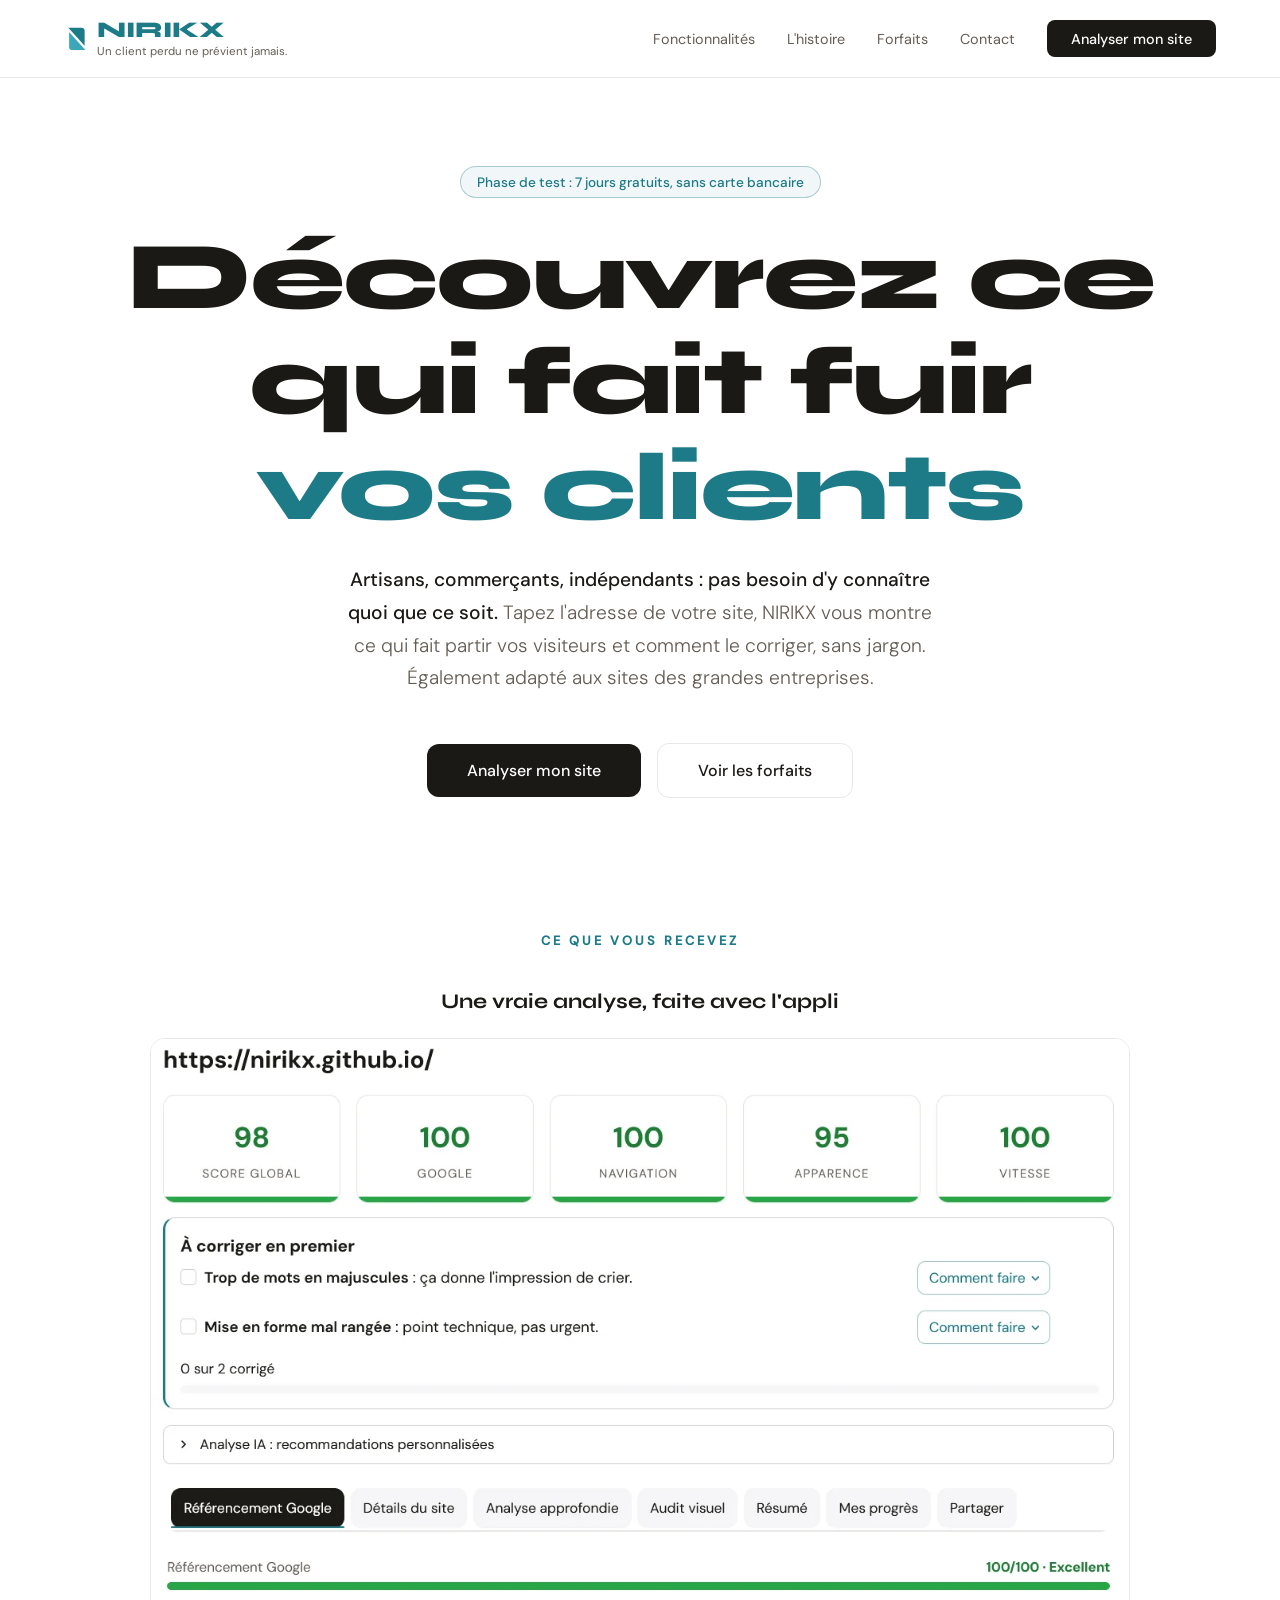
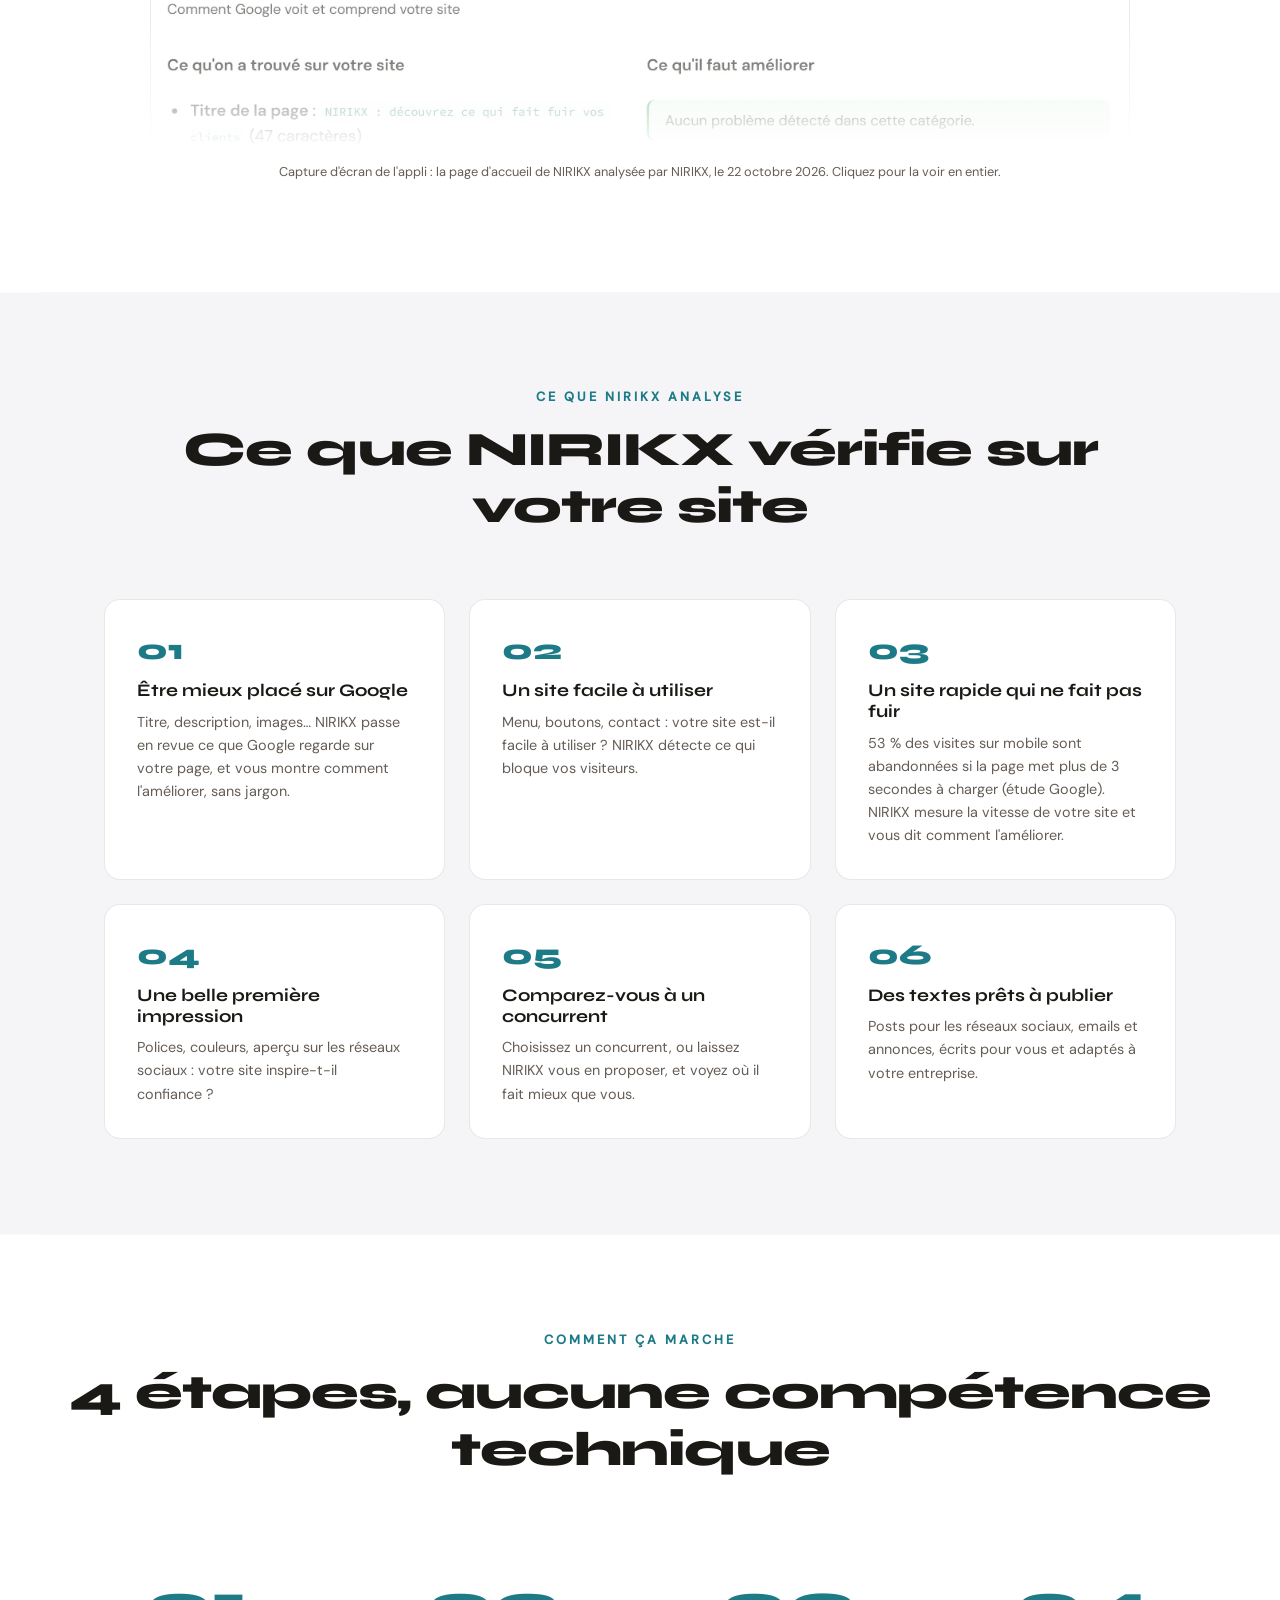
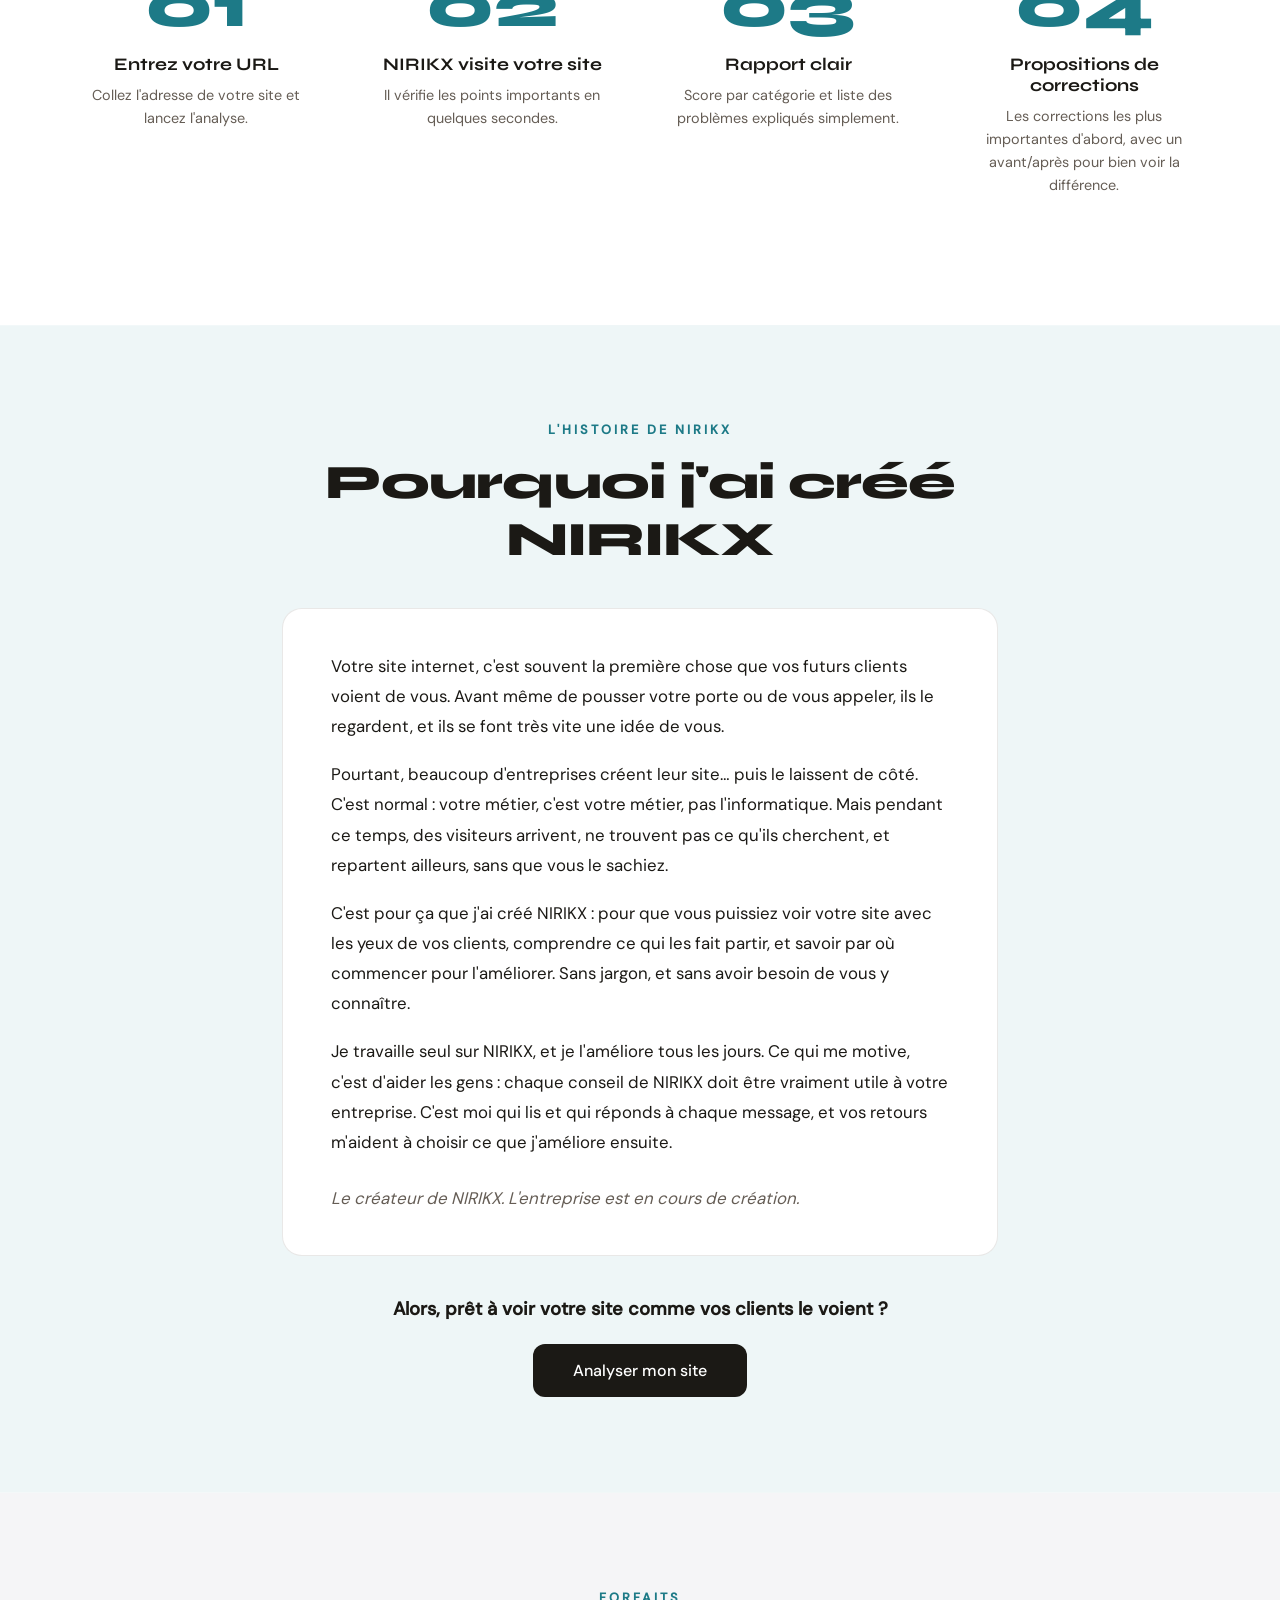
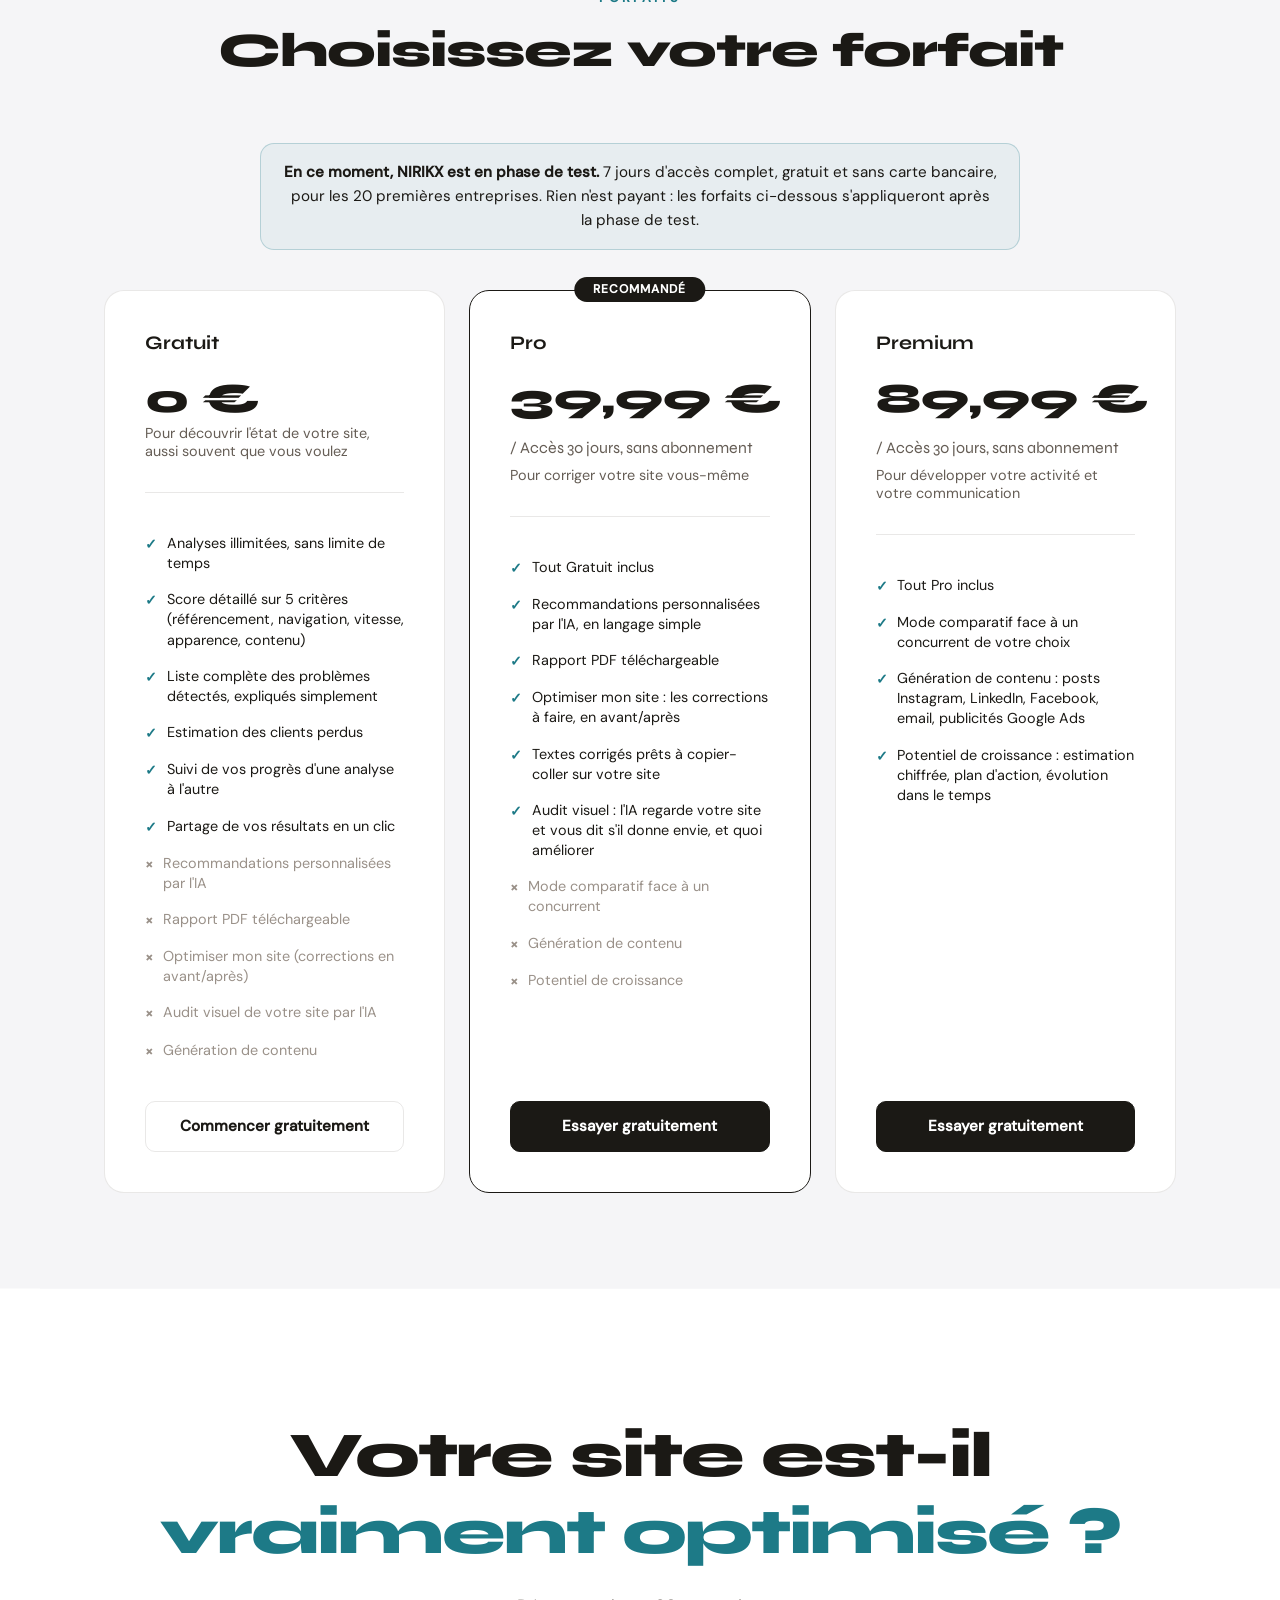
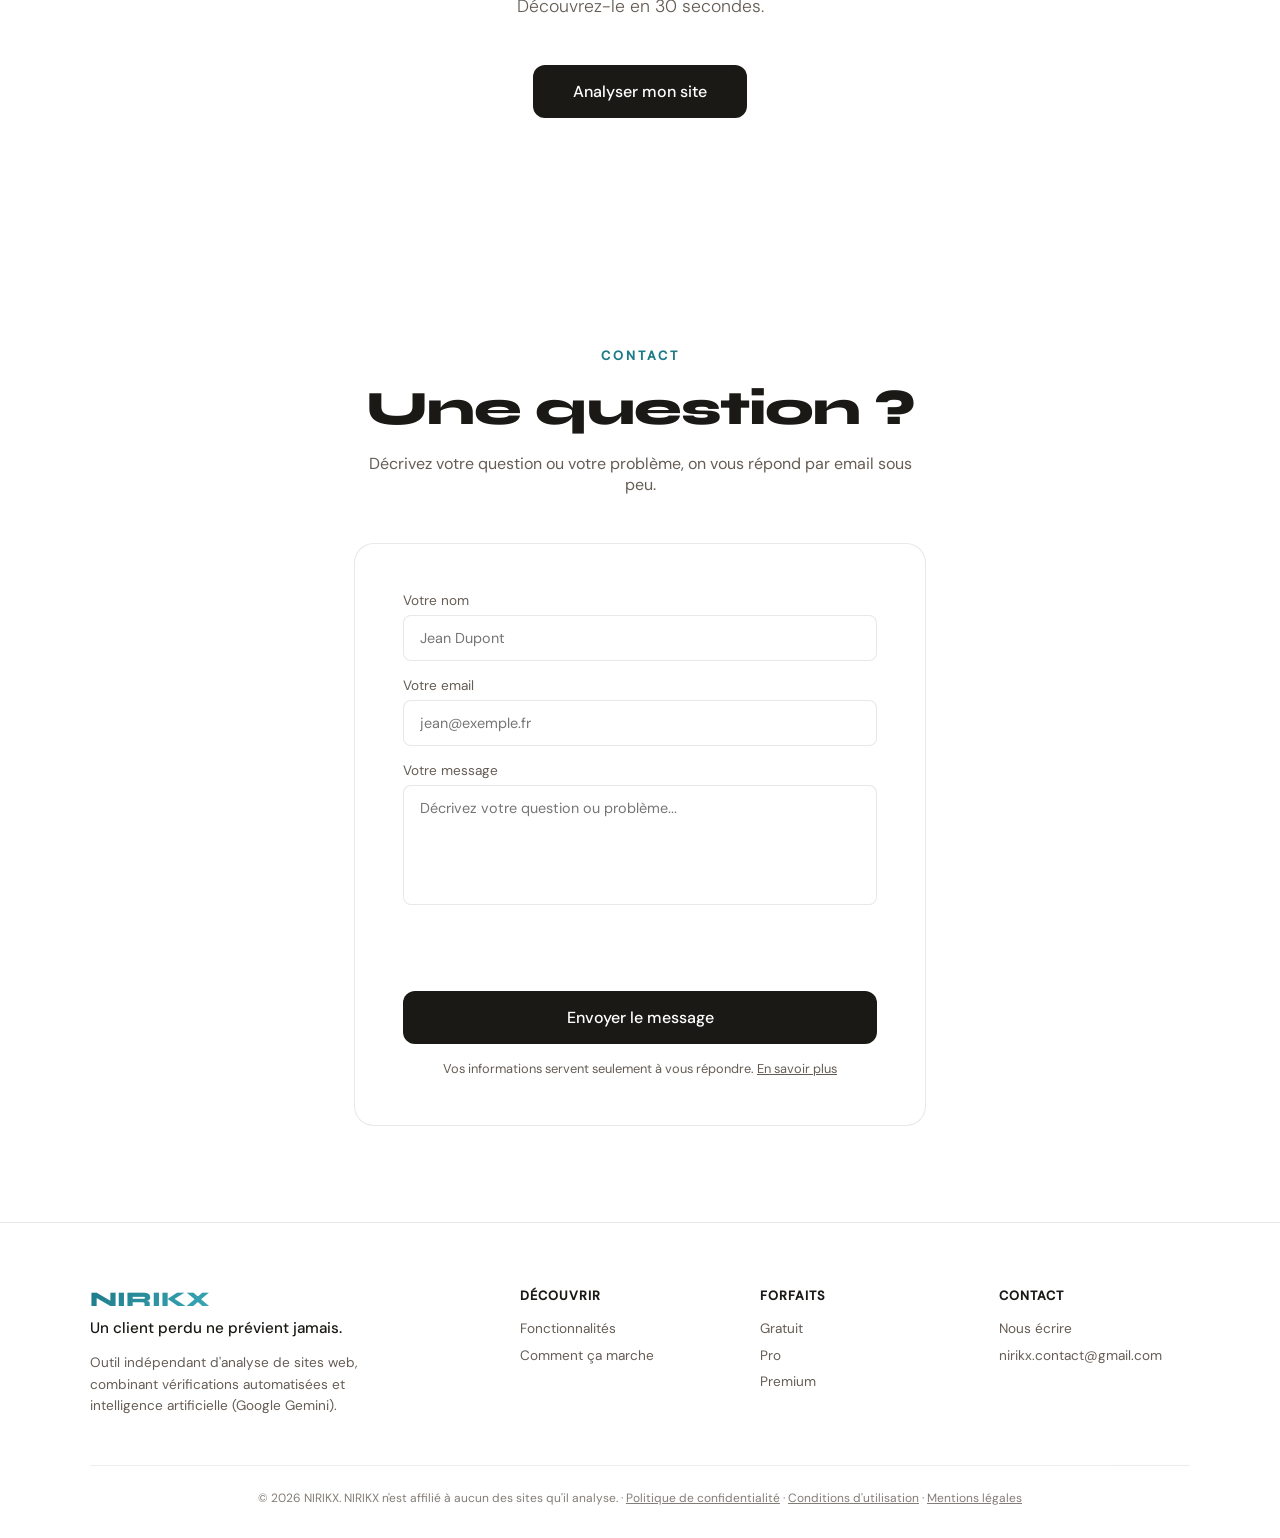
<file: index.html>
<!DOCTYPE html>
<html lang="fr">
<head>
<meta charset="UTF-8">
<meta name="viewport" content="width=device-width, initial-scale=1.0">
<title>NIRIKX : découvrez ce qui fait fuir vos clients</title>
<meta name="description" content="NIRIKX analyse votre site et vous dit quoi améliorer pour attirer plus de clients, expliqué simplement.">
<meta property="og:title" content="NIRIKX : découvrez ce qui fait fuir vos clients" />
<meta property="og:description" content="NIRIKX analyse votre site et vous dit quoi améliorer pour attirer plus de clients, expliqué simplement." />
<meta property="og:image" content="https://nirikx.github.io/partage.png?v=2" />
<meta property="og:image:width" content="1200" />
<meta property="og:image:height" content="630" />
<meta name="twitter:card" content="summary_large_image" />
<!-- FAVICON : symbole "Bascule" (avant/apres) -->
<link rel="canonical" href="https://nirikx.github.io/">
<link rel="apple-touch-icon" href="apple-touch-icon.png">
<link rel="icon" type="image/svg+xml" href="data:image/svg+xml,%3Csvg%20xmlns='http://www.w3.org/2000/svg'%20viewBox='21.88%2021.88%2056.24%2056.24'%3E%3Cpath%20d='M30%2026%20h30%20a8%208%200%200%201%208%208%20v34%20z'%20fill='%231d7a87'%20transform='translate(0.11%20-2.12)'/%3E%3Cpath%20d='M70%2074%20h-30%20a8%208%200%200%201%20-8%20-8%20v-34%20z'%20fill='%233aa8b8'%20transform='translate(-0.11%202.12)'/%3E%3C/svg%3E">
<style>
  /* Polices hebergees sur le site lui-meme (et non chez Google Fonts). */
  @font-face { font-family:'Syne'; font-style:normal; font-weight:400; font-display:swap; src:url(fonts/syne-latin-400-normal.woff2) format('woff2'); }
  @font-face { font-family:'Syne'; font-style:normal; font-weight:600; font-display:swap; src:url(fonts/syne-latin-600-normal.woff2) format('woff2'); }
  @font-face { font-family:'Syne'; font-style:normal; font-weight:700; font-display:swap; src:url(fonts/syne-latin-700-normal.woff2) format('woff2'); }
  @font-face { font-family:'Syne'; font-style:normal; font-weight:800; font-display:swap; src:url(fonts/syne-latin-800-normal.woff2) format('woff2'); }
  @font-face { font-family:'DM Sans'; font-style:normal; font-weight:300; font-display:swap; src:url(fonts/dm-sans-latin-300-normal.woff2) format('woff2'); }
  @font-face { font-family:'DM Sans'; font-style:normal; font-weight:400; font-display:swap; src:url(fonts/dm-sans-latin-400-normal.woff2) format('woff2'); }
  @font-face { font-family:'DM Sans'; font-style:normal; font-weight:500; font-display:swap; src:url(fonts/dm-sans-latin-500-normal.woff2) format('woff2'); }
  *, *::before, *::after { margin: 0; padding: 0; box-sizing: border-box; }
  :root { --bg:#ffffff; --surface:#ffffff; --border:rgba(40,30,20,0.10); --accent:#1d7a87; --accent2:#3aa8b8; --on-accent:#ffffff; --band:#f5f5f7; --text:#1b1915; --muted:#655d55; }
  html { scroll-behavior: smooth; }
  body { background: var(--bg); color: var(--text); font-family: 'DM Sans', sans-serif; overflow-x: hidden; }

  /* ── INTRO ── */
  #intro-screen { position:fixed; top:0; left:0; width:100%; height:100%; background:#ffffff; display:flex; align-items:center; justify-content:center; z-index:9999; flex-direction:column; gap:1.5rem; }
  #intro-passer { position:absolute; right:1.5rem; bottom:1.5rem; z-index:4; background:transparent; border:1px solid rgba(27,25,21,0.18); border-radius:999px; padding:0.45rem 1.1rem; font-family:'DM Sans', sans-serif; font-size:0.85rem; color:#655d55; cursor:pointer; }
  #intro-passer:hover, #intro-passer:focus-visible { color:#1b1915; border-color:rgba(27,25,21,0.45); }
  .intro-glow { position:absolute; width:400px; height:400px; background:radial-gradient(ellipse,rgba(58,168,184,0.2) 0%,transparent 70%); border-radius:50%; animation:pulse-glow 2s ease-in-out infinite alternate; }
  @keyframes pulse-glow { from{transform:scale(0.9);opacity:0.4} to{transform:scale(1.1);opacity:0.9} }
  @keyframes spin { to{transform:rotate(360deg)} }

  /* ── NAV ── */
  nav { position:fixed; top:0; left:0; right:0; z-index:100; padding:1.2rem 4rem; display:flex; justify-content:space-between; align-items:center; border-bottom:1px solid var(--border); -webkit-backdrop-filter:blur(20px); backdrop-filter:blur(20px); background:rgba(255,255,255,0.85); }
  .nav-logo { font-family:'Syne',sans-serif; font-weight:800; font-size:1.4rem; color:var(--accent); display:flex; align-items:center; gap:0.45rem; }
  .logo-symbole { width:1.15em; height:1.15em; flex-shrink:0; }
  /* Slogan sous le logo du menu */
  .nav-marque { display:flex; flex-direction:column; line-height:1; }
  .nav-slogan { font-family:'DM Sans',sans-serif; font-weight:400; font-size:0.72rem; color:var(--muted); letter-spacing:0; margin-top:0.3rem; white-space:nowrap; }
  .nav-links { display:flex; gap:2rem; align-items:center; }
  .nav-links a { color:var(--muted); text-decoration:none; font-size:0.9rem; transition:color 0.2s; }
  .nav-links a:hover { color:var(--text); }
  .nav-cta { background:var(--text); color:var(--on-accent) !important; border:none; padding:0.6rem 1.5rem; border-radius:8px; font-weight:500; font-size:0.9rem; cursor:pointer; text-decoration:none; transition:opacity 0.2s,transform 0.2s; }
  .nav-cta:hover { opacity:0.85; transform:translateY(-1px); }
  .nav-menu { display:none; }

  /* ── HERO ── */
  .hero { min-height:100vh; display:flex; flex-direction:column; align-items:center; justify-content:center; text-align:center; padding:8rem 2rem 4rem; position:relative; isolation:isolate; }
  /* PHASE DE TEST (a enlever a la fin du test) */
  .phase-test { display:inline-block; border:1px solid rgba(29,122,135,0.35); background:rgba(29,122,135,0.06); color:var(--accent); border-radius:999px; padding:0.4rem 1rem; font-size:0.85rem; font-weight:500; margin-bottom:1.6rem; animation:fadeUp 0.6s ease both; }
  .phase-test-encart { max-width:760px; margin:0 auto 2.5rem; text-align:center; background:rgba(29,122,135,0.06); border:1px solid rgba(29,122,135,0.25); border-radius:14px; padding:1rem 1.4rem; font-size:0.95rem; line-height:1.6; color:var(--text); }
  .hero-title { font-family:'Syne',sans-serif; font-size:clamp(3rem,8vw,6rem); font-weight:800; line-height:1.1; letter-spacing:-2px; margin-bottom:1.5rem; animation:fadeUp 0.6s 0.1s ease both; }
  .hero-title span { color:var(--accent); }
  .hero-sub strong { font-weight:500; color:var(--text); }
  .hero-sub { font-size:clamp(1rem,2vw,1.2rem); color:var(--muted); max-width:600px; line-height:1.7; margin-bottom:3rem; font-weight:300; animation:fadeUp 0.6s 0.2s ease both; }
  .hero-actions { display:flex; gap:1rem; align-items:center; flex-wrap:wrap; justify-content:center; animation:fadeUp 0.6s 0.3s ease both; }
  .btn-primary { background:var(--text); color:var(--on-accent); border:none; padding:1rem 2.5rem; border-radius:12px; font-family:'DM Sans',sans-serif; font-weight:500; font-size:1rem; cursor:pointer; text-decoration:none; transition:all 0.2s; display:inline-block; }
  .btn-primary:hover { transform:translateY(-2px); filter:brightness(1.08); }
  .hero-actions .btn-primary, .cta-section .btn-primary, .nav-cta { position:relative; overflow:hidden; }
  .btn-secondary { background:transparent; color:var(--text); border:1px solid var(--border); padding:1rem 2.5rem; border-radius:12px; font-family:'DM Sans',sans-serif; font-weight:500; font-size:1rem; cursor:pointer; text-decoration:none; transition:all 0.2s; display:inline-block; }
  .btn-secondary:hover { border-color:var(--accent); color:var(--accent); }

  /* ── CE QUE VOUS RECEVEZ ── */
  .showcase { padding:2rem 2rem 7rem; position:relative; }
  .showcase-label { text-align:center; color:var(--accent); font-size:0.8rem; font-weight:600; letter-spacing:3px; text-transform:uppercase; margin-bottom:2.5rem; }
  /* "armed" = animation prete a jouer (pose par le script) : sans script, le rapport reste simplement visible. */
  /* Vraie capture de l'appli, sous l'exemple anime. Le bas s'efface : la page continue dans l'appli. */
  .vraie-analyse { max-width:980px; margin:0 auto; text-align:center; }
  .vraie-analyse-titre { font-family:'Syne',sans-serif; font-weight:700; font-size:1.3rem; margin-bottom:1.5rem; }
  .vraie-analyse img { display:block; width:100%; height:auto; border:1px solid var(--border); border-radius:14px; -webkit-mask-image:linear-gradient(to bottom,#000 78%,transparent); mask-image:linear-gradient(to bottom,#000 78%,transparent); }
  .vraie-analyse figcaption { color:var(--muted); font-size:0.8rem; margin-top:0.8rem; }
  /* Capture en grand : fenetre par-dessus la page, fermee par la croix, un appui a cote ou Echap. */
  .zoom-analyse { padding:0; border:none; background:transparent; position:fixed; inset:0; margin:auto; width:fit-content; height:fit-content; max-width:96vw; max-height:92vh; overflow:auto; border-radius:10px; }
  .zoom-analyse::backdrop { background:rgba(20,18,15,0.85); }
  .zoom-analyse img { display:block; width:min(96vw, 1229px); height:auto; }
  .zoom-fermer { position:fixed; top:14px; right:14px; width:44px; height:44px; border-radius:50%; border:none; background:#ffffff; color:var(--text); display:flex; align-items:center; justify-content:center; cursor:pointer; box-shadow:0 2px 10px rgba(0,0,0,0.35); }
  .zoom-fermer svg { width:18px; height:18px; }


  /* ── SECTIONS ── */
  .section { padding:6rem 4rem; max-width:1200px; margin:0 auto; }
  .section-label { text-align:center; color:var(--accent); font-size:0.8rem; font-weight:600; letter-spacing:3px; text-transform:uppercase; margin-bottom:1rem; }
  .section-title { font-family:'Syne',sans-serif; font-size:clamp(2rem,4vw,3rem); font-weight:800; text-align:center; letter-spacing:-1px; margin-bottom:4rem; }
  .features-grid { display:grid; grid-template-columns:repeat(auto-fit,minmax(300px,1fr)); gap:1.5rem; }
  #features, #pricing { background:var(--band); box-shadow:0 0 0 100vmax var(--band); clip-path:inset(0 -100vmax); }
  .feature-card { background:var(--surface); border:1px solid var(--border); border-radius:16px; padding:2rem; }
  .feature-num { font-family:'Syne',sans-serif; font-size:1.8rem; font-weight:800; color:var(--accent); margin-bottom:0.8rem; }
  .feature-title { font-family:'Syne',sans-serif; font-size:1.1rem; font-weight:700; margin-bottom:0.6rem; }
  .feature-desc { color:var(--muted); font-size:0.9rem; line-height:1.6; }

  /* ── HOW — texte forcé visible ── */
  .how { padding:6rem 4rem; background:var(--surface); }
  .how-inner { max-width:1200px; margin:0 auto; }
  .steps { display:grid; grid-template-columns:repeat(auto-fit,minmax(220px,1fr)); gap:2rem; margin-top:4rem; }
  .step { text-align:center; padding:2rem 1rem; }
  .step-number { font-family:'Syne',sans-serif; font-size:4rem; font-weight:800; color:var(--accent); line-height:1; margin-bottom:1rem; }
  .step-title { font-family:'Syne',sans-serif; font-size:1.1rem; font-weight:700; margin-bottom:0.6rem; color:var(--text); }
  .step-desc { color:var(--muted); font-size:0.9rem; line-height:1.6; }

  /* ── PRICING ── */
  .pricing { padding:6rem 4rem; max-width:1200px; margin:0 auto; }
  .pricing-grid { display:grid; grid-template-columns:repeat(auto-fit,minmax(280px,1fr)); gap:1.5rem; margin-top:1rem; }
  .pricing-card { background:var(--surface); border:1px solid var(--border); border-radius:20px; padding:2.5rem; position:relative; display:flex; flex-direction:column; }
  .pricing-card.popular { border-color:var(--text); }
  .popular-badge { position:absolute; top:-14px; left:50%; transform:translateX(-50%); background:var(--text); color:var(--on-accent); padding:0.3rem 1.2rem; border-radius:999px; font-size:0.75rem; font-weight:700; letter-spacing:1px; text-transform:uppercase; white-space:nowrap; }
  .plan-name { font-family:'Syne',sans-serif; font-size:1.2rem; font-weight:700; margin-bottom:0.5rem; }
  .plan-price { font-family:'Syne',sans-serif; font-size:2.6rem; font-weight:800; line-height:1; margin:1rem 0 0.3rem; display:block; min-width:100%; }
  .plan-price span { font-size:1rem; font-weight:400; color:var(--muted); }
  .plan-desc { color:var(--muted); font-size:0.9rem; margin-bottom:2rem; padding-bottom:2rem; border-bottom:1px solid var(--border); }
  .plan-features { list-style:none; margin-bottom:2rem; }
  .plan-features li { padding:0.5rem 0; font-size:0.9rem; display:flex; align-items:flex-start; gap:0.6rem; line-height:1.4; }
  .plan-features li.included { color:var(--text); }
  .plan-features li.excluded { color:#9a9189; }
  .plan-features li::before { content:'✓'; color:var(--accent); font-weight:700; flex-shrink:0; margin-top:1px; }
  .plan-features li.excluded::before { content:'×'; color:#9a9189; }
  .plan-btn { display:block; margin-top:auto; text-align:center; padding:0.9rem; border-radius:10px; font-weight:600; font-size:0.95rem; text-decoration:none; transition:all 0.2s; }
  .plan-btn-free { background:transparent; border:1px solid var(--border); color:var(--text); }
  .plan-btn-free:hover { border-color:var(--accent); color:var(--accent); }
  .plan-btn-paid { background:var(--text); color:var(--on-accent); border:1px solid var(--text); }
  .plan-btn-paid:hover { opacity:0.9; transform:translateY(-1px); }

  /* ── CONTACT ── */
  .pourquoi { padding:6rem 2rem; max-width:780px; margin:0 auto; }
  /* Fond bleu-vert tres clair sur toute la largeur : la partie se distingue de « Comment ça marche » (blanc) et des forfaits (gris). */
  #pourquoi { background:#eef6f7; box-shadow:0 0 0 100vmax #eef6f7; clip-path:inset(0 -100vmax); }
  .pourquoi .section-title { margin-bottom:2.5rem; }
  .pourquoi-carte { background:var(--surface); border:1px solid var(--border); border-radius:20px; padding:2.6rem 3rem; }
  .pourquoi-carte p { font-size:1.05rem; line-height:1.8; margin-bottom:1.1rem; }
  .pourquoi-signature { color:var(--muted); font-size:0.9rem; font-style:italic; margin:1.6rem 0 0 !important; }
  .pourquoi-question { text-align:center; font-weight:600; font-size:1.15rem; margin:2.6rem 0 1.4rem; }
  .pourquoi-action { text-align:center; }
  .contact-section { padding:6rem 4rem; max-width:700px; margin:0 auto; text-align:center; }
  .contact-form { background:var(--surface); border:1px solid var(--border); border-radius:20px; padding:3rem; text-align:left; margin-top:3rem; }
  .contact-form input, .contact-form textarea { width:100%; background:#ffffff; border:1px solid var(--border); border-radius:8px; padding:0.8rem 1rem; color:var(--text); font-family:'DM Sans',sans-serif; font-size:0.9rem; margin-bottom:1rem; outline:none; transition:border-color 0.2s; }
  .contact-form input:focus, .contact-form textarea:focus { border-color:var(--accent); }
  .contact-form textarea { height:120px; resize:none; }
  .contact-form label { display:block; color:var(--muted); font-size:0.85rem; margin-bottom:0.4rem; }

  /* ── CTA ── */
  .cta-section { padding:8rem 4rem; text-align:center; position:relative; }
  .cta-title { font-family:'Syne',sans-serif; font-size:clamp(2rem,5vw,4rem); font-weight:800; letter-spacing:-2px; margin-bottom:1.5rem; }
  .cta-sub { color:var(--muted); font-size:1.1rem; margin-bottom:3rem; font-weight:300; }

  /* ── FOOTER ── */
  footer { padding:4rem 4rem 2rem; border-top:1px solid var(--border); }
  .footer-cols { max-width:1100px; margin:0 auto; display:grid; grid-template-columns:2fr 1fr 1fr 1fr; gap:3rem; }
  .footer-logo { font-family:'Syne',sans-serif; font-weight:800; font-size:1.3rem; background:linear-gradient(135deg,var(--accent),var(--accent2)); -webkit-background-clip:text; -webkit-text-fill-color:transparent; background-clip:text; display:inline-block; margin-bottom:0.35rem; }
  .footer-slogan { color:var(--text); font-size:0.95rem; font-weight:500; margin-bottom:0.9rem; }
  .footer-desc { color:var(--muted); font-size:0.85rem; line-height:1.6; max-width:320px; }
  .footer-col-title { color:var(--text); font-size:0.8rem; font-weight:600; text-transform:uppercase; letter-spacing:1px; margin-bottom:1rem; }
  .footer-col a { display:block; color:var(--muted); text-decoration:none; font-size:0.85rem; margin-bottom:0.6rem; transition:color 0.2s; overflow-wrap:anywhere; }
  .footer-col a:hover { color:var(--text); }
  .footer-bottom { max-width:1100px; margin:3rem auto 0; padding-top:1.5rem; border-top:1px solid var(--border); text-align:center; color:var(--muted); font-size:0.75rem; opacity:0.8; }

  @keyframes fadeUp { from{opacity:0;transform:translateY(20px)} to{opacity:1;transform:translateY(0)} }
  .ni-wrap { position:relative; display:inline-block; }
  .ni-outline { color:transparent; -webkit-text-stroke:1.5px #1b1915; opacity:0; transition:opacity 0.18s ease; }
  .ni-fill { background:linear-gradient(160deg,#1d7a87 0%,#2a8f9d 45%,#3aa8b8 100%); -webkit-background-clip:text; -webkit-text-fill-color:transparent; background-clip:text; opacity:0; transition:opacity 0.3s ease; }
  .ni-outline.show { opacity:1; }
  .ni-fill.show { opacity:1; }

  @media(max-width:768px) {
    nav { padding:1rem 1.5rem; }
    /* Telephone : les liens passent dans un menu qui s'ouvre avec le bouton ☰. */
    .nav-menu { display:flex; align-items:center; justify-content:center; width:44px; height:44px; margin-right:-10px; border:none; background:transparent; color:var(--text); cursor:pointer; }
    .nav-menu svg { width:24px; height:24px; fill:none; stroke:currentColor; stroke-width:2; stroke-linecap:round; overflow:visible; }
    .nav-menu path { transition:transform 0.2s ease, opacity 0.2s ease; transform-box:fill-box; transform-origin:center; }
    nav.menu-ouvert .trait-haut { transform:translateY(5px) rotate(45deg); }
    nav.menu-ouvert .trait-milieu { opacity:0; }
    nav.menu-ouvert .trait-bas { transform:translateY(-5px) rotate(-45deg); }
    .nav-links { display:none; position:absolute; top:100%; left:0; right:0; flex-direction:column; align-items:stretch; gap:0; padding:0.4rem 1.5rem 1.3rem; background:#ffffff; border-bottom:1px solid var(--border); box-shadow:0 14px 28px rgba(20,18,15,0.08); }
    nav.menu-ouvert .nav-links { display:flex; }
    .nav-links a { padding:0.95rem 0; font-size:1rem; color:var(--text); border-bottom:1px solid var(--border); }
    .nav-links a.nav-cta { margin-top:1rem; padding:0.85rem 1rem; text-align:center; border-bottom:none; }
    .hero-title { font-size:clamp(2rem,9vw,3rem); letter-spacing:-1px; }
    .section,.pricing,.contact-section { padding:4rem 1.5rem; }
    .pourquoi { padding:4rem 1.5rem; }
    .pourquoi-carte { padding:1.8rem 1.4rem; }
    .how { padding:4rem 1.5rem; }
    .cta-section { padding:4rem 1.5rem; }
    .showcase { padding:1rem 1rem 4rem; }
    footer { padding:3rem 1.5rem 1.5rem; }
    .footer-cols { grid-template-columns:1fr 1fr; gap:2rem; }
    .footer-brand, .footer-contact { grid-column:1 / -1; }
  }
</style>
</head>
<body>

 <!-- INTRO — le X se dessine puis se remplit de violet, les autres lettres apparaissent, puis explosion de particules -->
<div id="intro-screen">
  <div class="intro-glow"></div>
  <button id="intro-passer" type="button">Passer</button>
  <canvas id="particle-canvas" style="position:absolute;top:0;left:0;width:100%;height:100%;pointer-events:none;z-index:2;display:none"></canvas>
  <div id="sitra-wrap" style="position:relative;z-index:3;display:flex;align-items:center;justify-content:center;width:100%;">
    <div id="nirikx-title" style="display:flex;align-items:baseline;justify-content:center;font-family:'Arial Black',Impact,sans-serif;font-size:clamp(5rem,14vw,8.5rem);font-weight:900;line-height:1;letter-spacing:0.04em;filter:none;">
      <span id="nirik-letters" style="display:inline-flex;align-items:baseline;overflow:hidden;max-width:0;white-space:nowrap;transition:max-width 0.4s cubic-bezier(0.4,0,0.2,1);"><svg class="ni-glyph" viewBox="0 0 752 702" style="height:0.72em;width:auto;overflow:visible;"><defs><linearGradient id="ni-grad" x1="0%" y1="0%" x2="100%" y2="100%"><stop offset="0%" stop-color="#1d7a87"/><stop offset="45%" stop-color="#2a8f9d"/><stop offset="100%" stop-color="#3aa8b8"/></linearGradient></defs><g transform="scale(1,-1) translate(0,-702)"><path pathLength="1" d="M690 0H519L233 433V0H62V702H233L519 267V702H690Z" fill="url(#ni-grad)" fill-opacity="0" stroke="#1d7a87" stroke-width="14" stroke-linejoin="round" stroke-dasharray="1" stroke-dashoffset="1"/></g></svg><svg class="ni-glyph" viewBox="0 0 295 702" style="height:0.72em;width:auto;overflow:visible;"><g transform="scale(1,-1) translate(0,-702)"><path pathLength="1" d="M233 702V0H62V702Z" fill="url(#ni-grad)" fill-opacity="0" stroke="#1d7a87" stroke-width="14" stroke-linejoin="round" stroke-dasharray="1" stroke-dashoffset="1"/></g></svg><svg class="ni-glyph" viewBox="0 0 652 702" style="height:0.72em;width:auto;overflow:visible;"><g transform="scale(1,-1) translate(0,-702)"><path pathLength="1" d="M420 0 274 265H233V0H62V702H349Q432 702 490.5 673.0Q549 644 578.0 593.5Q607 543 607 481Q607 411 567.5 356.0Q528 301 451 278L613 0ZM233 386H339Q386 386 409.5 409.0Q433 432 433 474Q433 514 409.5 537.0Q386 560 339 560H233Z" fill="url(#ni-grad)" fill-opacity="0" stroke="#1d7a87" stroke-width="14" stroke-linejoin="round" stroke-dasharray="1" stroke-dashoffset="1"/></g></svg><svg class="ni-glyph" viewBox="0 0 295 702" style="height:0.72em;width:auto;overflow:visible;"><g transform="scale(1,-1) translate(0,-702)"><path pathLength="1" d="M233 702V0H62V702Z" fill="url(#ni-grad)" fill-opacity="0" stroke="#1d7a87" stroke-width="14" stroke-linejoin="round" stroke-dasharray="1" stroke-dashoffset="1"/></g></svg><svg class="ni-glyph" viewBox="0 0 697 702" style="height:0.72em;width:auto;overflow:visible;"><g transform="scale(1,-1) translate(0,-702)"><path pathLength="1" d="M469 0 233 310V0H62V702H233V394L467 702H668L396 358L678 0Z" fill="url(#ni-grad)" fill-opacity="0" stroke="#1d7a87" stroke-width="14" stroke-linejoin="round" stroke-dasharray="1" stroke-dashoffset="1"/></g></svg></span><span id="x-wrap" style="display:inline-block;"><svg id="x-svg" class="ni-glyph" viewBox="0 0 715 702" style="height:0.72em;width:auto;overflow:visible;transform:scale(3.4);transform-origin:50% 50%;"><g transform="scale(1,-1) translate(0,-702)"><path id="x-path" pathLength="1" d="M492 0 349 215 223 0H29L254 357L24 702H223L364 490L488 702H682L459 348L691 0Z" fill="url(#ni-grad)" fill-opacity="0" stroke="#1d7a87" stroke-width="14" stroke-linejoin="round" stroke-dasharray="1" stroke-dashoffset="1"/></g></svg></span>
    </div>
  </div>
</div>

<nav>
  <div class="nav-logo"><svg class="logo-symbole" viewBox="20 20 60 60" aria-hidden="true"><path d="M30 26 h30 a8 8 0 0 1 8 8 v34 z" fill="#1d7a87" transform="translate(0.11 -2.12)"/><path d="M70 74 h-30 a8 8 0 0 1 -8 -8 v-34 z" fill="#3aa8b8" transform="translate(-0.11 2.12)"/></svg><span class="nav-marque">NIRIKX<span class="nav-slogan">Un client perdu ne prévient jamais.</span></span></div>
  <button type="button" class="nav-menu" id="nav-menu" aria-label="Ouvrir le menu" aria-expanded="false" aria-controls="nav-links"><svg viewBox="0 0 24 24" aria-hidden="true"><path class="trait-haut" d="M4 7h16"/><path class="trait-milieu" d="M4 12h16"/><path class="trait-bas" d="M4 17h16"/></svg></button>
  <div class="nav-links" id="nav-links">
    <a href="#features">Fonctionnalités</a>
    <a href="#pourquoi">L'histoire</a>
    <a href="#pricing">Forfaits</a>
    <a href="#contact">Contact</a>
    <a href="#pricing" class="nav-cta">Analyser mon site</a>
  </div>
</nav>

<section class="hero" id="top">
  <!-- PHASE DE TEST : a enlever a la fin du test -->
  <div class="phase-test">Phase de test : 7 jours gratuits, sans carte bancaire</div>
  <h1 class="hero-title">Découvrez ce qui fait fuir<br><span>vos clients</span></h1>
  <p class="hero-sub"><strong>Artisans, commerçants, indépendants : pas besoin d'y connaître quoi que ce soit.</strong> Tapez l'adresse de votre site, NIRIKX vous montre ce qui fait partir vos visiteurs et comment le corriger, sans jargon. Également adapté aux sites des grandes entreprises.</p>
  <div class="hero-actions">
    <a href="#pricing" class="btn-primary">Analyser mon site</a>
    <a href="#pricing" class="btn-secondary">Voir les forfaits</a>
  </div>
</section>

<section class="showcase" aria-label="Exemple d'analyse NIRIKX">
  <div class="showcase-label">Ce que vous recevez</div>
  <figure class="vraie-analyse">
    <h3 class="vraie-analyse-titre">Une vraie analyse, faite avec l'appli</h3>
    <a href="vraie-analyse-complete.webp" id="ouvrir-zoom" title="Voir toute l'analyse en grand"><img src="vraie-analyse.webp?v=2" width="1229" height="893" alt="Capture d'écran de l'appli NIRIKX : analyse de nirikx.github.io, score global de 98 sur 100, les points à corriger en premier et l'onglet Référencement Google."></a>
    <figcaption>Capture d'écran de l'appli : la page d'accueil de NIRIKX analysée par NIRIKX, le 22 octobre 2026. Cliquez pour la voir en entier.</figcaption>
  </figure>
  <dialog class="zoom-analyse" id="zoom-analyse" aria-label="Capture d'écran en grand">
    <button type="button" class="zoom-fermer" id="fermer-zoom" aria-label="Fermer"><svg viewBox="0 0 24 24" aria-hidden="true"><path d="M5 5 L19 19 M19 5 L5 19" stroke="currentColor" stroke-width="2.5" stroke-linecap="round"/></svg></button>
    <img src="vraie-analyse-complete.webp" width="1229" height="1176" alt="Capture d'écran de l'appli NIRIKX en entier : analyse de nirikx.github.io, avec les scores, les points à corriger en premier et le détail du référencement Google.">
  </dialog>
</section>


<section class="section" id="features">
  <div class="section-label">Ce que NIRIKX analyse</div>
  <h2 class="section-title">Ce que NIRIKX vérifie sur votre site</h2>
  <div class="features-grid">
    <div class="feature-card"><div class="feature-num">01</div><div class="feature-title">Être mieux placé sur Google</div><div class="feature-desc">Titre, description, images… NIRIKX passe en revue ce que Google regarde sur votre page, et vous montre comment l'améliorer, sans jargon.</div></div>
    <div class="feature-card"><div class="feature-num">02</div><div class="feature-title">Un site facile à utiliser</div><div class="feature-desc">Menu, boutons, contact : votre site est-il facile à utiliser&nbsp;? NIRIKX détecte ce qui bloque vos visiteurs.</div></div>
    <div class="feature-card"><div class="feature-num">03</div><div class="feature-title">Un site rapide qui ne fait pas fuir</div><div class="feature-desc">53&nbsp;% des visites sur mobile sont abandonnées si la page met plus de 3 secondes à charger (étude Google). NIRIKX mesure la vitesse de votre site et vous dit comment l'améliorer.</div></div>
    <div class="feature-card"><div class="feature-num">04</div><div class="feature-title">Une belle première impression</div><div class="feature-desc">Polices, couleurs, aperçu sur les réseaux sociaux : votre site inspire-t-il confiance&nbsp;?</div></div>
    <div class="feature-card"><div class="feature-num">05</div><div class="feature-title">Comparez-vous à un concurrent</div><div class="feature-desc">Choisissez un concurrent, ou laissez NIRIKX vous en proposer, et voyez où il fait mieux que vous.</div></div>
    <div class="feature-card"><div class="feature-num">06</div><div class="feature-title">Des textes prêts à publier</div><div class="feature-desc">Posts pour les réseaux sociaux, emails et annonces, écrits pour vous et adaptés à votre entreprise.</div></div>
  </div>
</section>

<section class="how" id="how">
  <div class="how-inner">
    <div class="section-label">Comment ça marche</div>
    <h2 class="section-title">4 étapes, aucune compétence technique</h2>
    <div class="steps">
      <div class="step"><div class="step-number">01</div><div class="step-title">Entrez votre URL</div><div class="step-desc">Collez l'adresse de votre site et lancez l'analyse.</div></div>
      <div class="step"><div class="step-number">02</div><div class="step-title">NIRIKX visite votre site</div><div class="step-desc">Il vérifie les points importants en quelques secondes.</div></div>
      <div class="step"><div class="step-number">03</div><div class="step-title">Rapport clair</div><div class="step-desc">Score par catégorie et liste des problèmes expliqués simplement.</div></div>
      <div class="step"><div class="step-number">04</div><div class="step-title">Propositions de corrections</div><div class="step-desc">Les corrections les plus importantes d'abord, avec un avant/après pour bien voir la différence.</div></div>
    </div>
  </div>
</section>

<section class="pourquoi" id="pourquoi">
  <div class="section-label">L'histoire de NIRIKX</div>
  <h2 class="section-title">Pourquoi j'ai créé NIRIKX</h2>
  <div class="pourquoi-carte">
    <p>Votre site internet, c'est souvent la première chose que vos futurs clients voient de vous. Avant même de pousser votre porte ou de vous appeler, ils le regardent, et ils se font très vite une idée de vous.</p>
    <p>Pourtant, beaucoup d'entreprises créent leur site… puis le laissent de côté. C'est normal : votre métier, c'est votre métier, pas l'informatique. Mais pendant ce temps, des visiteurs arrivent, ne trouvent pas ce qu'ils cherchent, et repartent ailleurs, sans que vous le sachiez.</p>
    <p>C'est pour ça que j'ai créé NIRIKX : pour que vous puissiez voir votre site avec les yeux de vos clients, comprendre ce qui les fait partir, et savoir par où commencer pour l'améliorer. Sans jargon, et sans avoir besoin de vous y connaître.</p>
    <p>Je travaille seul sur NIRIKX, et je l'améliore tous les jours. Ce qui me motive, c'est d'aider les gens : chaque conseil de NIRIKX doit être vraiment utile à votre entreprise. C'est moi qui lis et qui réponds à chaque message, et vos retours m'aident à choisir ce que j'améliore ensuite.</p>
    <p class="pourquoi-signature">Le créateur de NIRIKX. L'entreprise est en cours de création.</p>
  </div>
  <p class="pourquoi-question">Alors, prêt à voir votre site comme vos clients le voient&nbsp;?</p>
  <div class="pourquoi-action"><a href="#pricing" class="btn-primary">Analyser mon site</a></div>
</section>

<section class="pricing" id="pricing">
  <div class="section-label">Forfaits</div>
  <h2 class="section-title">Choisissez votre forfait</h2>
  <!-- PHASE DE TEST : a enlever a la fin du test -->
  <p class="phase-test-encart"><strong>En ce moment, NIRIKX est en phase de test.</strong> 7 jours d'accès complet, gratuit et sans carte bancaire, pour les 20 premières entreprises. Rien n'est payant : les forfaits ci-dessous s'appliqueront après la phase de test.</p>
<div class="pricing-grid">
    <div class="pricing-card">
      <div class="plan-name">Gratuit</div>
      <div class="plan-price">0&nbsp;€</div>
      <div class="plan-desc">Pour découvrir l'état de votre site, aussi souvent que vous voulez</div>
      <ul class="plan-features">
        <li class="included">Analyses illimitées, sans limite de temps</li>
        <li class="included">Score détaillé sur 5 critères (référencement, navigation, vitesse, apparence, contenu)</li>
        <li class="included">Liste complète des problèmes détectés, expliqués simplement</li>
        <li class="included">Estimation des clients perdus</li>
        <li class="included">Suivi de vos progrès d'une analyse à l'autre</li>
        <li class="included">Partage de vos résultats en un clic</li>
        <li class="excluded">Recommandations personnalisées par l'IA</li>
        <li class="excluded">Rapport PDF téléchargeable</li>
        <li class="excluded">Optimiser mon site (corrections en avant/après)</li>
        <li class="excluded">Audit visuel de votre site par l'IA</li>
        <li class="excluded">Génération de contenu</li>
      </ul>
      <a href="https://nirikx.streamlit.app" class="plan-btn plan-btn-free" target="_blank" rel="noopener">Commencer gratuitement</a>
    </div>
    <div class="pricing-card popular">
      <div class="popular-badge">Recommandé</div>
      <div class="plan-name">Pro</div>
      <div class="plan-price">39,99&nbsp;€ <span>/ Accès 30 jours, sans abonnement</span></div>
      <div class="plan-desc">Pour corriger votre site vous-même</div>
      <ul class="plan-features">
        <li class="included">Tout Gratuit inclus</li>
        <li class="included">Recommandations personnalisées par l'IA, en langage simple</li>
        <li class="included">Rapport PDF téléchargeable</li>
        <li class="included">Optimiser mon site : les corrections à faire, en avant/après</li>
        <li class="included">Textes corrigés prêts à copier-coller sur votre site</li>
        <li class="included">Audit visuel : l'IA regarde votre site et vous dit s'il donne envie, et quoi améliorer</li>
        <li class="excluded">Mode comparatif face à un concurrent</li>
        <li class="excluded">Génération de contenu</li>
        <li class="excluded">Potentiel de croissance</li>
      </ul>
      <a href="https://nirikx.streamlit.app/?plan=pro" class="plan-btn plan-btn-paid" target="_blank" rel="noopener">Essayer gratuitement</a><!-- PHASE DE TEST : remettre « Choisir Pro » -->
    </div>
    <div class="pricing-card">
      <div class="plan-name">Premium</div>
      <div class="plan-price">89,99&nbsp;€ <span>/ Accès 30 jours, sans abonnement</span></div>
      <div class="plan-desc">Pour développer votre activité et votre communication</div>
      <ul class="plan-features">
        <li class="included">Tout Pro inclus</li>
        <li class="included">Mode comparatif face à un concurrent de votre choix</li>
        <li class="included">Génération de contenu : posts Instagram, LinkedIn, Facebook, email, publicités Google Ads</li>
        <li class="included">Potentiel de croissance : estimation chiffrée, plan d'action, évolution dans le temps</li>
      </ul>
      <a href="https://nirikx.streamlit.app/?plan=premium" class="plan-btn plan-btn-paid" target="_blank" rel="noopener">Essayer gratuitement</a><!-- PHASE DE TEST : remettre « Choisir Premium » -->
    </div>
  </div>
</section>

<section class="cta-section">
  <h2 class="cta-title">Votre site est-il<br><span style="color:var(--accent)">vraiment optimisé&nbsp;?</span></h2>
  <p class="cta-sub">Découvrez-le en 30 secondes.</p>
  <a href="#pricing" class="btn-primary">Analyser mon site</a>
</section>

<section class="contact-section" id="contact">
  <div class="section-label">Contact</div>
  <h2 class="section-title" style="margin-bottom:0">Une question&nbsp;?</h2>
  <p style="color:var(--muted);margin-top:1rem;margin-bottom:0">Décrivez votre question ou votre problème, on vous répond par email sous peu.</p>
  <div class="contact-form">
    <div><label>Votre nom</label><input type="text" id="c-nom" placeholder="Jean Dupont"></div>
    <div><label>Votre email</label><input type="email" id="c-email" placeholder="jean@exemple.fr"></div>
    <div><label>Votre message</label><textarea id="c-msg" placeholder="Décrivez votre question ou problème..."></textarea></div>
    <!-- Piege a robots : case invisible pour les visiteurs, que seuls les robots remplissent. -->
    <div style="position:absolute;left:-9999px;width:1px;height:1px;overflow:hidden" aria-hidden="true"><label for="c-zq">Laisser vide</label><input type="text" id="c-zq" name="zq" tabindex="-1" autocomplete="off"></div>
    <!-- Verification « Je ne suis pas un robot » (Cloudflare Turnstile), chargee quand on arrive au formulaire. -->
    <div class="cf-turnstile" data-sitekey="0x4AAAAAAFhDblCbYjITbNXu" data-language="fr" data-theme="light" style="display:flex;justify-content:center;min-height:65px"></div>
    <button class="btn-primary" id="contact-btn" style="width:100%" onclick="sendContactAI()">Envoyer le message</button>
    <p style="color:var(--muted);font-size:0.8rem;text-align:center;margin-top:1rem">Vos informations servent seulement à vous répondre. <a href="confidentialite.html" style="color:inherit">En savoir plus</a></p>
    <div id="contact-error" style="display:none;color:#dc3545;font-size:0.9rem;margin-top:1rem;text-align:center">Merci de remplir tous les champs.</div>
    <div id="contact-loading" style="display:none;text-align:center;margin-top:1rem;color:var(--muted)">
      <span style="display:inline-block;width:16px;height:16px;border:2px solid #3aa8b8;border-top-color:transparent;border-radius:50%;animation:spin 0.7s linear infinite;vertical-align:middle;margin-right:8px"></span>
      Envoi en cours...
    </div>
    <div id="contact-ai-response" style="display:none;margin-top:1.5rem;background:rgba(58,168,184,0.08);border:1px solid rgba(58,168,184,0.3);border-radius:12px;padding:1.2rem">
      <div id="ai-response-text" style="color:var(--text);font-size:0.9rem;line-height:1.6"></div>
    </div>
  </div>
</section>

<footer>
  <div class="footer-cols">
    <div class="footer-brand">
      <div class="footer-logo">NIRIKX</div>
      <div class="footer-slogan">Un client perdu ne prévient jamais.</div>
      <div class="footer-desc">Outil indépendant d'analyse de sites web, combinant vérifications automatisées et intelligence artificielle (Google Gemini).</div>
    </div>
    <div class="footer-col">
      <div class="footer-col-title">Découvrir</div>
      <a href="#features">Fonctionnalités</a>
      <a href="#how">Comment ça marche</a>
    </div>
    <div class="footer-col">
      <div class="footer-col-title">Forfaits</div>
      <a href="#pricing">Gratuit</a>
      <a href="#pricing">Pro</a>
      <a href="#pricing">Premium</a>
    </div>
    <div class="footer-col footer-contact">
      <div class="footer-col-title">Contact</div>
      <a href="#contact">Nous écrire</a>
      <a href="mailto:nirikx.contact@gmail.com">nirikx.contact@gmail.com</a>
    </div>
  </div>
  <div class="footer-bottom">© 2026 NIRIKX. NIRIKX n'est affilié à aucun des sites qu'il analyse. · <a href="confidentialite.html" style="color:inherit">Politique de confidentialité</a> · <a href="cgu.html" style="color:inherit">Conditions d'utilisation</a> · <a href="mentions-legales.html" style="color:inherit">Mentions légales</a></div>
</footer>

<script>
  // Intro : le X (en premier, en grand) se dessine en contour violet puis se remplit + recule en même temps ; puis N I R I K se dessinent l'une après l'autre et se remplissent ensemble ; pause pour laisser voir le mot ; puis explosion de particules
  // Visite d'un robot (service qui photographie la page, navigateur automatise) : pas d'animation,
  // il voit directement la page, comme un visiteur une fois l'animation finie.
  const visiteRobot = navigator.webdriver === true || /HeadlessChrome/i.test(navigator.userAgent);
  // Une seule fois par visite : en revenant d'une autre page (conditions, confidentialite...)
  // ou vers un endroit precis de la page (#forfaits...), on retrouve directement la page.
  let introDejaVue = false;
  try { introDejaVue = sessionStorage.getItem('nx-intro-vue') === '1'; sessionStorage.setItem('nx-intro-vue', '1'); } catch (e) {}
  // Reglage « moins d'animations » du systeme : pas d'intro non plus.
  const moinsAnimations = window.matchMedia('(prefers-reduced-motion: reduce)').matches;
  const introVisible = !(visiteRobot || introDejaVue || moinsAnimations || location.hash.length > 1);
  if (!introVisible) document.getElementById('intro-screen').style.display = 'none';
  else document.body.style.overflow = 'hidden';
  // Un clic, une touche ou un mouvement pour faire defiler : on passe directement a la page.
  let introPassee = false;
  function passerIntro(){
    if (introPassee) return;
    introPassee = true;
    const intro = document.getElementById('intro-screen');
    document.body.style.overflow = '';
    if (!intro) return;
    intro.style.transition = 'opacity 0.3s ease'; intro.style.opacity = '0';
    setTimeout(() => intro.remove(), 300);
  }
  if (introVisible) {
    document.getElementById('intro-screen').addEventListener('click', passerIntro);
    window.addEventListener('keydown', passerIntro, { once: true });
    window.addEventListener('wheel', passerIntro, { once: true, passive: true });
    window.addEventListener('touchmove', passerIntro, { once: true, passive: true });
  }
  const sWrap   = document.getElementById('sitra-wrap');
  const canvas  = document.getElementById('particle-canvas');
  const ctx2    = canvas.getContext('2d');
  canvas.width  = window.innerWidth;
  canvas.height = window.innerHeight;

  const xSvg = document.getElementById('x-svg');
  const xPath = document.getElementById('x-path');
  const nirikLetters = document.getElementById('nirik-letters');
  const glyphPaths = nirikLetters.querySelectorAll('.ni-glyph path');

  xPath.style.transition = 'stroke-dashoffset 1.5s ease-in-out';
  glyphPaths.forEach(p => { p.style.transition = 'stroke-dashoffset 0.45s ease-in-out'; });

  // ÉTAPE 1 — le X (seul, en grand) se dessine en contour violet
  setTimeout(()=>{ xPath.style.strokeDashoffset = '0'; }, 300);

  // ÉTAPE 2 — le X se remplit de violet ET recule à sa taille normale, en même temps, pendant que la place pour NIRIK s'ouvre
  setTimeout(()=>{
    xSvg.style.transition = 'transform 0.6s cubic-bezier(0.22,1,0.36,1)';
    xSvg.style.transform = 'scale(1)';
    xPath.style.transition = 'fill-opacity 0.5s ease, stroke-opacity 0.5s ease';
    xPath.style.fillOpacity = '1';
    xPath.style.strokeOpacity = '0';
    nirikLetters.style.maxWidth = '9em';
  }, 2000);

  // ÉTAPE 3 — N I R I K se dessinent (même mécanisme que le X) l'une après l'autre
  glyphPaths.forEach((p, i) => {
    setTimeout(()=>{ p.style.strokeDashoffset = '0'; }, 2660 + i*220);
  });

  // ÉTAPE 4 — une fois toutes les lettres dessinées, elles se remplissent toutes ensemble
  setTimeout(()=>{
    glyphPaths.forEach(p => {
      p.style.transition = 'fill-opacity 0.35s ease, stroke-opacity 0.35s ease';
      p.style.fillOpacity = '1';
      p.style.strokeOpacity = '0';
    });
  }, 4090);

  // ÉTAPE 5 — pause de quelques secondes pour laisser le temps de voir le mot NIRIKX formé, puis léger souffle avant explosion
  setTimeout(() => {
    sWrap.style.transition = 'transform 0.5s cubic-bezier(0.34,1.2,0.64,1)';
    sWrap.style.transform = 'scale(1.06)';
  }, 5940);

  class Particle {
    constructor(x,y){
      this.x=x;this.y=y;
      const angle=Math.random()*Math.PI*2,speed=Math.random()*12+4;
      this.vx=Math.cos(angle)*speed;this.vy=Math.sin(angle)*speed;
      this.alpha=1;this.size=Math.random()*7+2;
      this.decay=Math.random()*0.012+0.008;
      const t=Math.random();
      this.color=`rgb(${Math.round(29+(58-29)*t)},${Math.round(122+(168-122)*t)},${Math.round(135+(184-135)*t)})`;
      this.isLine=Math.random()>0.55;
      this.len=Math.random()*22+8;this.rot=Math.random()*Math.PI*2;
    }
    update(){this.x+=this.vx;this.y+=this.vy;this.vx*=0.97;this.vy*=0.97;this.alpha-=this.decay;}
    draw(){
      ctx2.save();ctx2.globalAlpha=Math.max(0,this.alpha);
      ctx2.fillStyle=this.color;ctx2.strokeStyle=this.color;ctx2.lineWidth=2;
      if(this.isLine){ctx2.translate(this.x,this.y);ctx2.rotate(this.rot);ctx2.beginPath();ctx2.moveTo(-this.len/2,0);ctx2.lineTo(this.len/2,0);ctx2.stroke();}
      else{ctx2.beginPath();ctx2.arc(this.x,this.y,this.size,0,Math.PI*2);ctx2.fill();}
      ctx2.restore();
    }
  }
  let particles=[];
  function spawnParticles(){
    const rect=sWrap.getBoundingClientRect();
    const cx=rect.left+rect.width/2,cy=rect.top+rect.height/2;
    for(let i=0;i<220;i++){
      const ox=(Math.random()-0.5)*rect.width*0.9;
      const oy=(Math.random()-0.5)*rect.height*0.9;
      particles.push(new Particle(cx+ox,cy+oy));
    }
  }
  function animParticles(){
    ctx2.clearRect(0,0,canvas.width,canvas.height);
    particles=particles.filter(p=>p.alpha>0);
    particles.forEach(p=>{p.update();p.draw();});
    if(particles.length>0) requestAnimationFrame(animParticles);
  }
  setTimeout(()=>{
    if (introPassee) return;
    canvas.style.display='block';
    spawnParticles();animParticles();
    sWrap.style.transition='transform 0.7s cubic-bezier(0.4,0,0.2,1), opacity 0.6s ease';
    sWrap.style.transform='scale(3)';
    sWrap.style.opacity='0';
    document.querySelector('.intro-glow').style.transition='opacity 0.5s ease';
    document.querySelector('.intro-glow').style.opacity='0';
  },6440);
  setTimeout(()=>{
    if (introPassee) return;
    introPassee = true;
    const intro=document.getElementById('intro-screen');
    intro.style.transition='opacity 0.6s ease';intro.style.opacity='0';
    document.body.style.overflow='';
    setTimeout(()=>intro.remove(),600);
  },7140);

  // Contact — envoi du message via le relais securise (Cloudflare Worker)
  const CONTACT_WORKER_URL = 'https://nirikx-contact.solitary-water-6fd0.workers.dev';

  async function sendContactAI(){
    const nom=document.getElementById('c-nom').value.trim();
    const email=document.getElementById('c-email').value.trim();
    const msg=document.getElementById('c-msg').value.trim();
    const err=document.getElementById('contact-error');
    const loading=document.getElementById('contact-loading');
    const resp=document.getElementById('contact-ai-response');
    const respText=document.getElementById('ai-response-text');
    const btn=document.getElementById('contact-btn');

    if(!nom||!email||!msg||!email.includes('@')){err.style.display='block';return;}
    err.style.display='none'; resp.style.display='none';
    const jeton=(document.querySelector('#contact [name="cf-turnstile-response"]')||{}).value||'';
    if(!jeton){
      respText.textContent="La vérification « Je ne suis pas un robot » n'est pas encore terminée : attendez une seconde (ou cochez la case), puis réessayez. Si elle ne s'affiche pas, écrivez-nous directement par email (adresse en bas de la page).";
      resp.style.display='block'; return;
    }
    loading.style.display='block'; btn.disabled=true; btn.style.opacity='0.6';

    try{
      const r=await fetch(CONTACT_WORKER_URL,{
        method:'POST',
        headers:{'Content-Type':'application/json'},
        // site_web et t (temps passe sur la page) servent au relais a reperer les robots.
        body:JSON.stringify({nom, email, msg, site_web:document.getElementById('c-zq').value, t:Math.round(performance.now()), turnstile:jeton})
      });
      if(r.status===403){ respText.textContent="La vérification anti-robot a échoué : rechargez la page, puis réessayez."; throw 'deja_affiche'; }
      if(r.status===429){ respText.textContent="Vous avez envoyé plusieurs messages d'affilée. Réessayez dans quelques minutes."; throw 'deja_affiche'; }
      if(!r.ok) throw new Error('echec envoi');
      respText.textContent="Merci pour votre message ! On vous répond par email sous 24h.";
    }catch(e){
      if(e!=='deja_affiche') respText.textContent="Une erreur est survenue lors de l'envoi. Réessayez, ou écrivez-nous directement par email.";
    }

    loading.style.display='none';
    resp.style.display='block';
    btn.disabled=false; btn.style.opacity='1';
    // Une verification ne sert qu'une fois : on en prepare une nouvelle pour un prochain message.
    if(window.turnstile) window.turnstile.reset();
  }

  // Verification anti-robot (Cloudflare Turnstile) : chargee seulement quand on arrive pres du
  // formulaire de contact, pour ne rien charger chez Cloudflare tant qu'on ne s'en sert pas.
  (function () {
    const section = document.getElementById('contact');
    if (!section) return;
    let charge = false;
    function charger() {
      if (charge) return;
      charge = true;
      const s = document.createElement('script');
      s.src = 'https://challenges.cloudflare.com/turnstile/v0/api.js';
      s.async = true;
      document.head.appendChild(s);
    }
    if ('IntersectionObserver' in window) {
      const obs = new IntersectionObserver(function (entrees) {
        if (entrees.some(function (e) { return e.isIntersecting; })) { charger(); obs.disconnect(); }
      }, {rootMargin: '400px'});
      obs.observe(section);
    } else {
      charger();
    }
    section.addEventListener('focusin', charger);
  })();
</script>
<script>
  // Capture en grand dans une fenetre par-dessus la page (sans script, le lien ouvre simplement l'image).
  (function () {
    const zoom = document.getElementById('zoom-analyse');
    if (!zoom || !zoom.showModal) return;
    document.getElementById('ouvrir-zoom').addEventListener('click', e => { e.preventDefault(); zoom.showModal(); });
    document.getElementById('fermer-zoom').addEventListener('click', () => zoom.close());
    // Un appui a cote de l'image (sur le fond sombre) ferme aussi.
    zoom.addEventListener('click', e => { if (e.target === zoom) zoom.close(); });
  })();
</script>
<script>
  // Menu du telephone : le bouton ☰ ouvre et ferme la liste des liens.
  (function () {
    const nav = document.querySelector('nav'), bouton = document.getElementById('nav-menu');
    if (!nav || !bouton) return;
    function regler(ouvert) {
      nav.classList.toggle('menu-ouvert', ouvert);
      bouton.setAttribute('aria-expanded', ouvert ? 'true' : 'false');
      bouton.setAttribute('aria-label', ouvert ? 'Fermer le menu' : 'Ouvrir le menu');
    }
    bouton.addEventListener('click', function () { regler(!nav.classList.contains('menu-ouvert')); });
    document.querySelectorAll('#nav-links a').forEach(function (a) { a.addEventListener('click', function () { regler(false); }); });
    document.addEventListener('click', function (e) { if (!nav.contains(e.target)) regler(false); });
    document.addEventListener('keydown', function (e) { if (e.key === 'Escape') regler(false); });
  })();
</script>
</body>
</html>
</file>
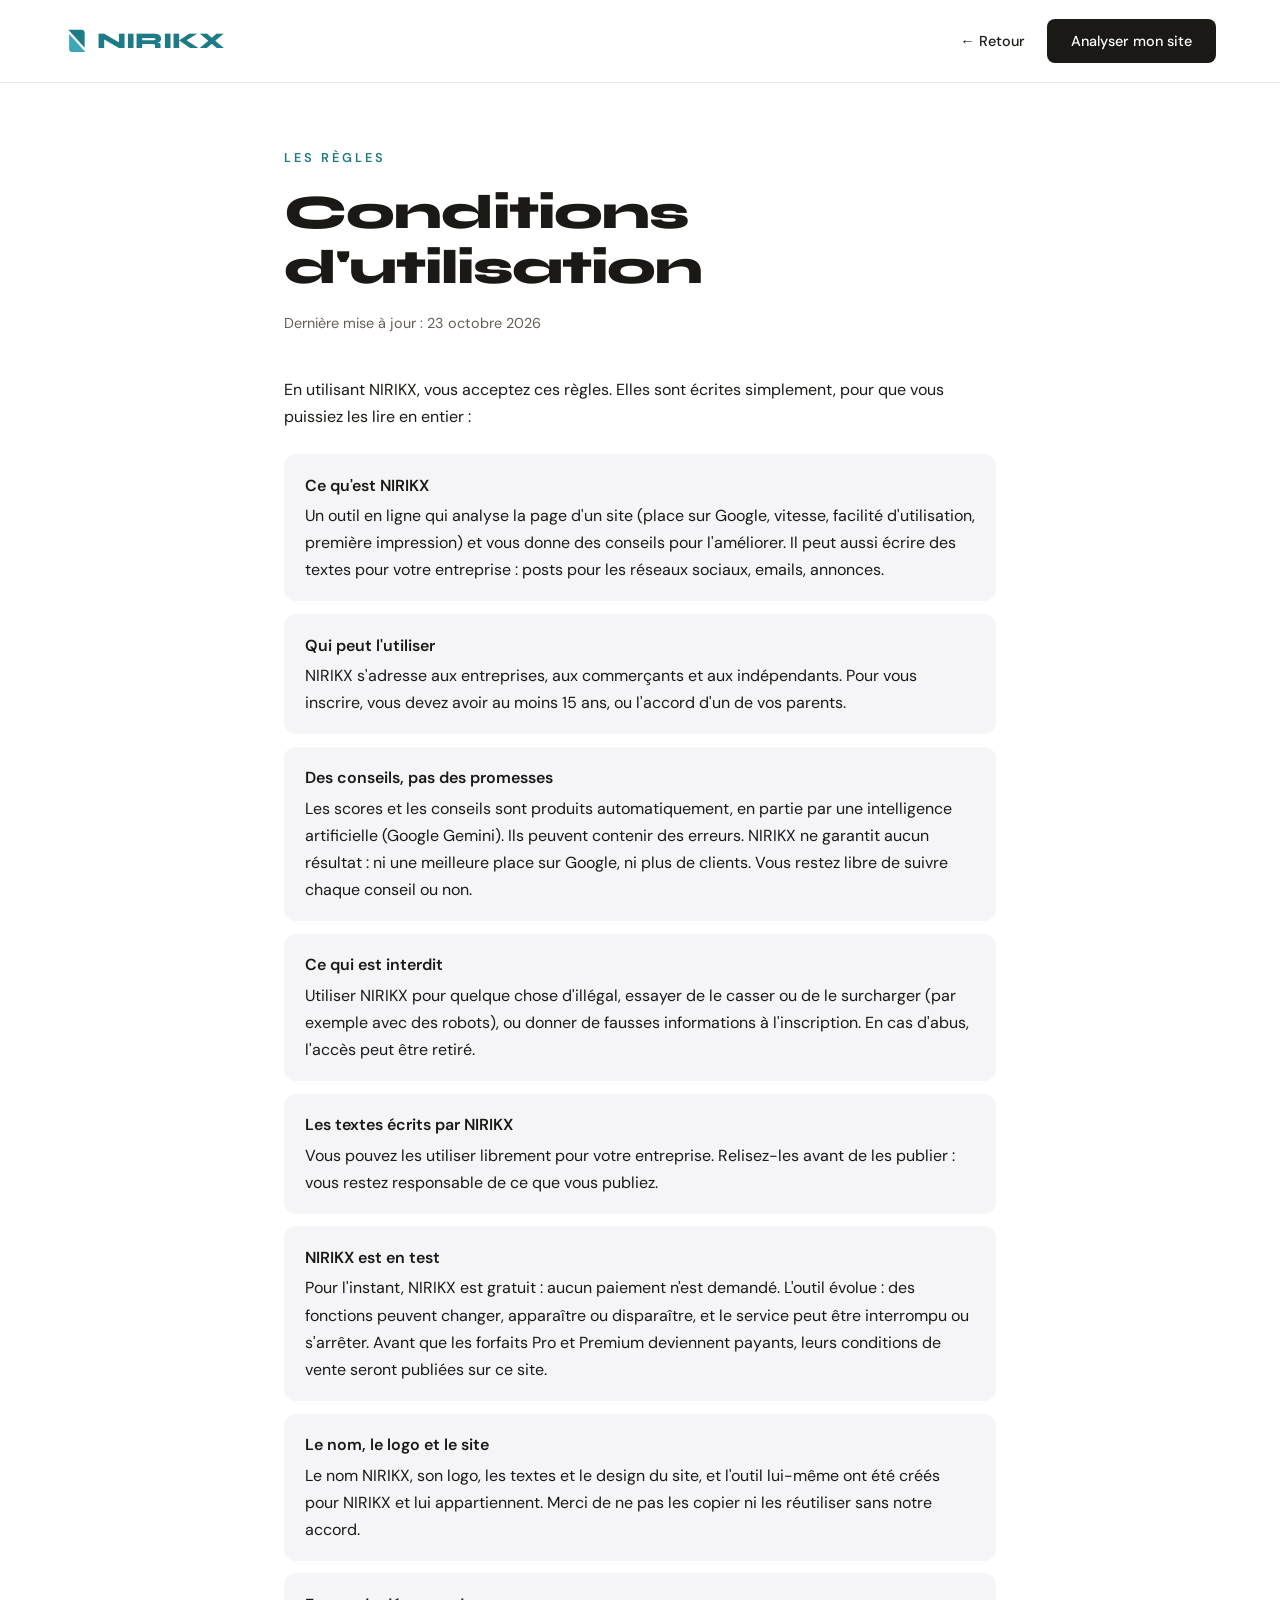
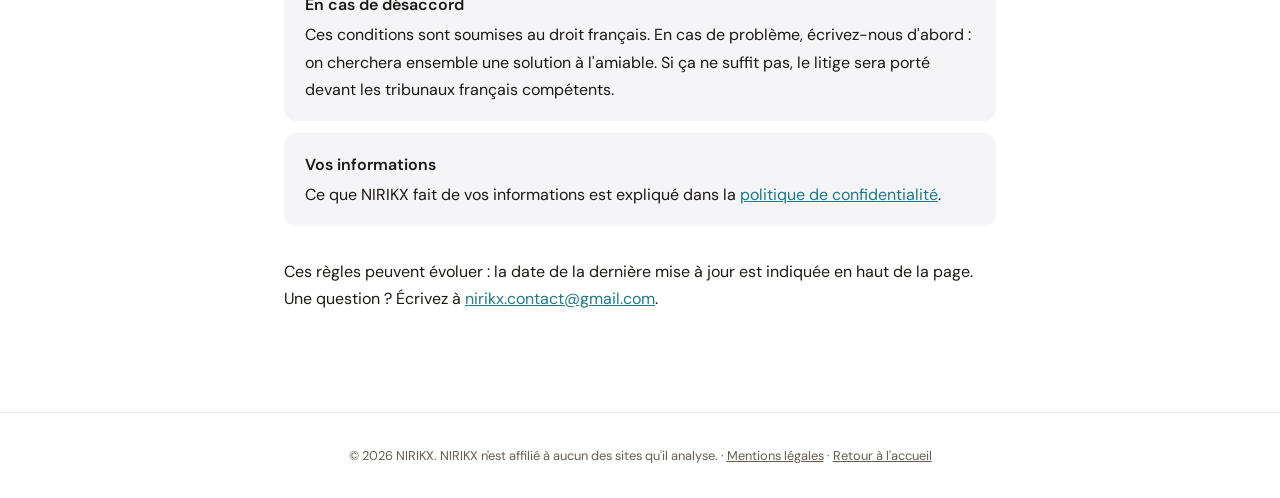
<file: cgu.html>
<!DOCTYPE html>
<html lang="fr">
<head>
<meta charset="UTF-8">
<meta name="viewport" content="width=device-width, initial-scale=1.0">
<title>Conditions d'utilisation · NIRIKX</title>
<meta name="description" content="Les règles d'utilisation de NIRIKX, expliquées simplement.">
<link rel="canonical" href="https://nirikx.github.io/cgu.html">
<link rel="apple-touch-icon" href="apple-touch-icon.png">
<link rel="icon" type="image/svg+xml" href="data:image/svg+xml,%3Csvg%20xmlns='http://www.w3.org/2000/svg'%20viewBox='21.88%2021.88%2056.24%2056.24'%3E%3Cpath%20d='M30%2026%20h30%20a8%208%200%200%201%208%208%20v34%20z'%20fill='%231d7a87'%20transform='translate(0.11%20-2.12)'/%3E%3Cpath%20d='M70%2074%20h-30%20a8%208%200%200%201%20-8%20-8%20v-34%20z'%20fill='%233aa8b8'%20transform='translate(-0.11%202.12)'/%3E%3C/svg%3E">
<style>
  /* Polices hebergees sur le site lui-meme (et non chez Google Fonts). */
  @font-face { font-family:'Syne'; font-style:normal; font-weight:700; font-display:swap; src:url(fonts/syne-latin-700-normal.woff2) format('woff2'); }
  @font-face { font-family:'Syne'; font-style:normal; font-weight:800; font-display:swap; src:url(fonts/syne-latin-800-normal.woff2) format('woff2'); }
  @font-face { font-family:'DM Sans'; font-style:normal; font-weight:400; font-display:swap; src:url(fonts/dm-sans-latin-400-normal.woff2) format('woff2'); }
  @font-face { font-family:'DM Sans'; font-style:normal; font-weight:500; font-display:swap; src:url(fonts/dm-sans-latin-500-normal.woff2) format('woff2'); }
  @font-face { font-family:'DM Sans'; font-style:normal; font-weight:600; font-display:swap; src:url(fonts/dm-sans-latin-600-normal.woff2) format('woff2'); }
  *, *::before, *::after { margin:0; padding:0; box-sizing:border-box; }
  :root { --bg:#ffffff; --band:#f5f5f7; --border:rgba(40,30,20,0.10); --accent:#1d7a87; --text:#1b1915; --muted:#655d55; }
  body { background:var(--bg); color:var(--text); font-family:'DM Sans', sans-serif; line-height:1.7; }
  nav { display:flex; justify-content:space-between; align-items:center; padding:1.2rem 4rem; border-bottom:1px solid var(--border); }
  .logo { font-family:'Syne', sans-serif; font-weight:800; font-size:1.4rem; color:var(--accent); text-decoration:none; display:inline-flex; align-items:center; gap:0.45rem; }
  .logo-symbole { width:1.15em; height:1.15em; flex-shrink:0; }
  nav { position:sticky; top:0; background:var(--bg); z-index:10; }
  .nav-droite { display:flex; align-items:center; gap:1.4rem; }
  .nav-retour { color:var(--text); text-decoration:none; font-weight:500; font-size:0.9rem; white-space:nowrap; }
  .nav-retour:hover { color:var(--accent); }
  .nav-cta { background:var(--text); color:#ffffff; padding:0.6rem 1.5rem; border-radius:8px; font-weight:500; font-size:0.9rem; text-decoration:none; }
  main { max-width:760px; margin:0 auto; padding:4rem 1.5rem 5rem; }
  .label { color:var(--accent); font-size:0.8rem; font-weight:600; letter-spacing:3px; text-transform:uppercase; margin-bottom:1rem; }
  h1 { font-family:'Syne', sans-serif; font-weight:800; font-size:clamp(2rem, 5vw, 3rem); line-height:1.15; letter-spacing:-1px; margin-bottom:1rem; }
  .maj { color:var(--muted); font-size:0.9rem; margin-bottom:2.5rem; }
  p { margin-bottom:1.2rem; }
  ul { list-style:none; margin:1.5rem 0 2rem; }
  li { background:var(--band); border-radius:12px; padding:1.1rem 1.3rem; margin-bottom:0.8rem; }
  li strong { display:block; margin-bottom:0.2rem; }
  a { color:var(--accent); }
  footer { border-top:1px solid var(--border); padding:2rem 1.5rem; text-align:center; color:var(--muted); font-size:0.8rem; }
  footer a { color:var(--muted); }
  /* Petit ecran : le symbole seul, pour que « Retour » et le bouton tiennent sur une ligne. */
  @media (max-width:480px) { .nav-droite { gap:1rem; } .nav-cta { padding:0.55rem 0.9rem; font-size:0.85rem; white-space:nowrap; } .logo { font-size:0; } .logo-symbole { width:28px; height:28px; } }
  @media (max-width:768px) { nav { padding:1rem 1.5rem; } main { padding:3rem 1.25rem 4rem; } }
</style>
</head>
<body>

<nav>
  <a class="logo" href="./"><svg class="logo-symbole" viewBox="20 20 60 60" aria-hidden="true"><path d="M30 26 h30 a8 8 0 0 1 8 8 v34 z" fill="#1d7a87" transform="translate(0.11 -2.12)"/><path d="M70 74 h-30 a8 8 0 0 1 -8 -8 v-34 z" fill="#3aa8b8" transform="translate(-0.11 2.12)"/></svg>NIRIKX</a>
  <div class="nav-droite">
    <a class="nav-retour lien-retour" href="./">← Retour</a>
    <a class="nav-cta" href="./#pricing">Analyser mon site</a>
  </div>
</nav>

<main>
  <div class="label">Les règles</div>
  <h1>Conditions d'utilisation</h1>
  <p class="maj">Dernière mise à jour : 23 octobre 2026</p>

  <p>En utilisant NIRIKX, vous acceptez ces règles. Elles sont écrites simplement, pour que vous puissiez les lire en entier :</p>

  <ul>
    <li><strong>Ce qu'est NIRIKX</strong>Un outil en ligne qui analyse la page d'un site (place sur Google, vitesse, facilité d'utilisation, première impression) et vous donne des conseils pour l'améliorer. Il peut aussi écrire des textes pour votre entreprise : posts pour les réseaux sociaux, emails, annonces.</li>
    <li><strong>Qui peut l'utiliser</strong>NIRIKX s'adresse aux entreprises, aux commerçants et aux indépendants. Pour vous inscrire, vous devez avoir au moins 15 ans, ou l'accord d'un de vos parents.</li>
    <li><strong>Des conseils, pas des promesses</strong>Les scores et les conseils sont produits automatiquement, en partie par une intelligence artificielle (Google Gemini). Ils peuvent contenir des erreurs. NIRIKX ne garantit aucun résultat : ni une meilleure place sur Google, ni plus de clients. Vous restez libre de suivre chaque conseil ou non.</li>
    <li><strong>Ce qui est interdit</strong>Utiliser NIRIKX pour quelque chose d'illégal, essayer de le casser ou de le surcharger (par exemple avec des robots), ou donner de fausses informations à l'inscription. En cas d'abus, l'accès peut être retiré.</li>
    <li><strong>Les textes écrits par NIRIKX</strong>Vous pouvez les utiliser librement pour votre entreprise. Relisez-les avant de les publier : vous restez responsable de ce que vous publiez.</li>
    <li><strong>NIRIKX est en test</strong>Pour l'instant, NIRIKX est gratuit : aucun paiement n'est demandé. L'outil évolue : des fonctions peuvent changer, apparaître ou disparaître, et le service peut être interrompu ou s'arrêter. Avant que les forfaits Pro et Premium deviennent payants, leurs conditions de vente seront publiées sur ce site.</li>
    <li><strong>Le nom, le logo et le site</strong>Le nom NIRIKX, son logo, les textes et le design du site, et l'outil lui-même ont été créés pour NIRIKX et lui appartiennent. Merci de ne pas les copier ni les réutiliser sans notre accord.</li>
    <li><strong>En cas de désaccord</strong>Ces conditions sont soumises au droit français. En cas de problème, écrivez-nous d'abord : on cherchera ensemble une solution à l'amiable. Si ça ne suffit pas, le litige sera porté devant les tribunaux français compétents.</li>
    <li><strong>Vos informations</strong>Ce que NIRIKX fait de vos informations est expliqué dans la <a href="confidentialite.html">politique de confidentialité</a>.</li>
  </ul>

  <p>Ces règles peuvent évoluer : la date de la dernière mise à jour est indiquée en haut de la page. Une question ? Écrivez à <a href="mailto:nirikx.contact@gmail.com">nirikx.contact@gmail.com</a>.</p>
</main>

<footer>
  © 2026 NIRIKX. NIRIKX n'est affilié à aucun des sites qu'il analyse. · <a href="mentions-legales.html">Mentions légales</a> · <a class="lien-retour" href="./">Retour à l'accueil</a>
</footer>

<script>
  // « Retour » : si on vient de la page d'accueil, on y revient comme avec le bouton retour
  // du navigateur, a l'endroit ou l'on etait ; sinon le lien mene a l'accueil.
  (function () {
    var ref = document.referrer, depuisAccueil = false;
    try { var u = new URL(ref); depuisAccueil = u.origin === location.origin && (u.pathname === '/' || u.pathname === '/index.html'); } catch (e) {}
    if (!depuisAccueil || history.length < 2) return;
    document.querySelectorAll('.lien-retour').forEach(function (a) {
      a.addEventListener('click', function (e) { e.preventDefault(); history.back(); });
    });
  })();
</script>
</body>
</html>
</file>
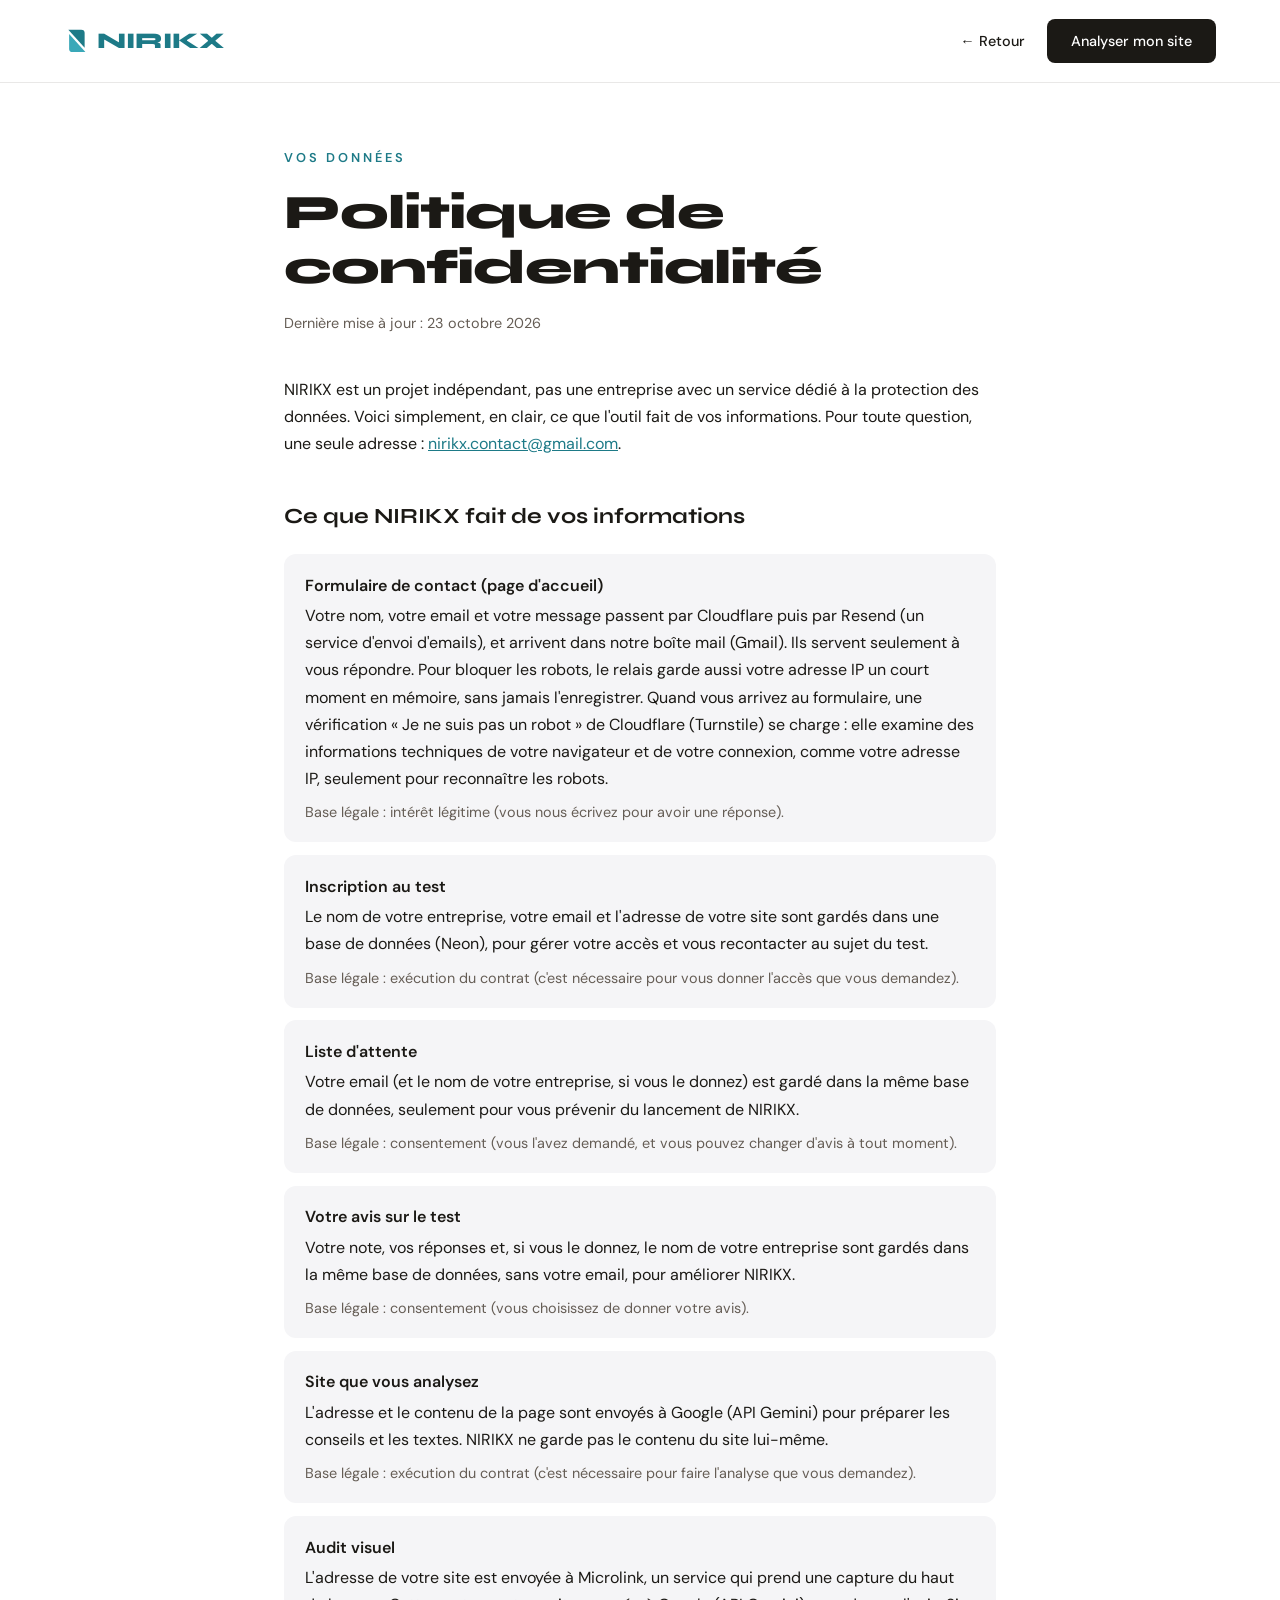
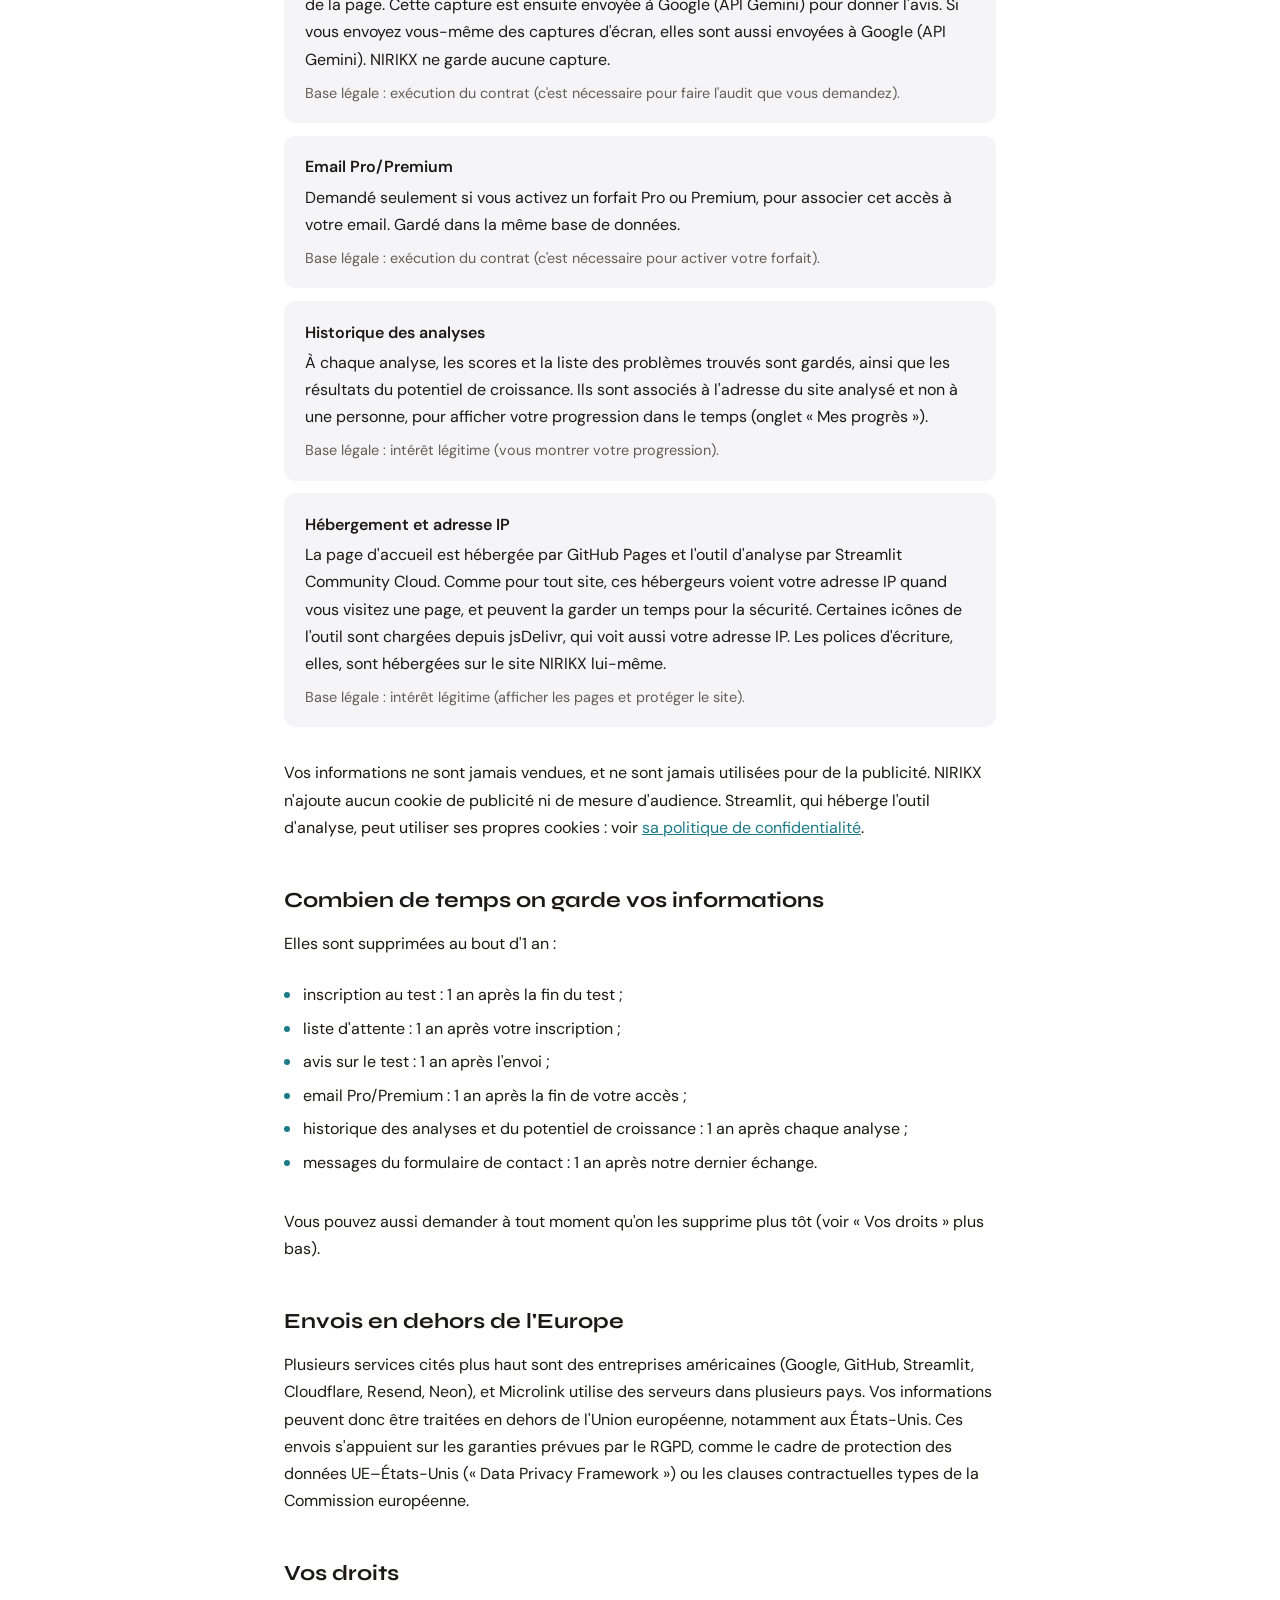
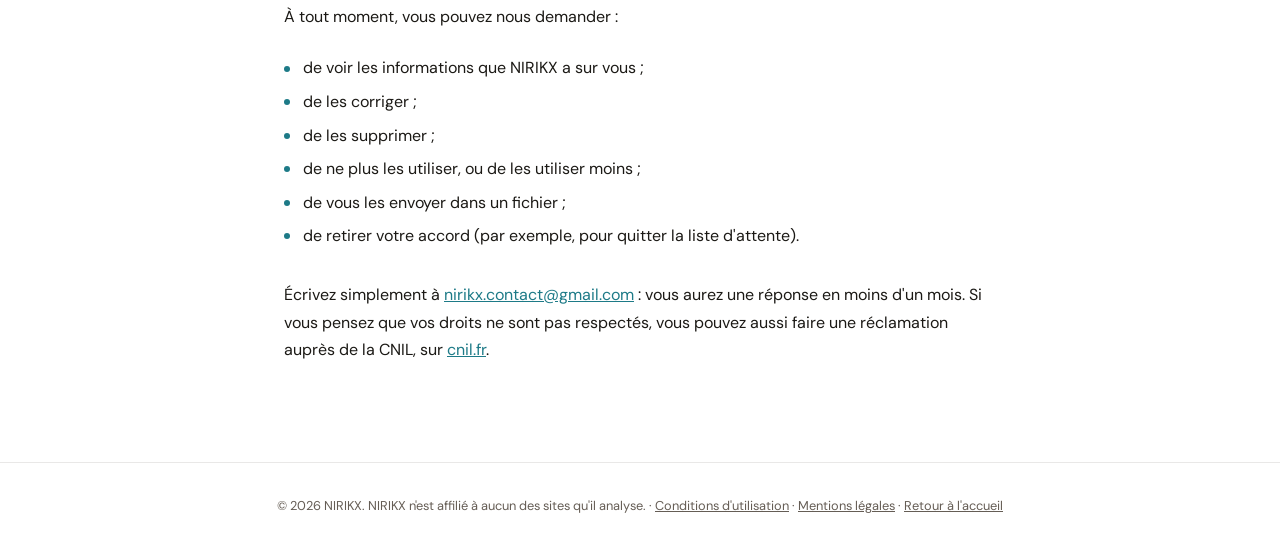
<file: confidentialite.html>
<!DOCTYPE html>
<html lang="fr">
<head>
<meta charset="UTF-8">
<meta name="viewport" content="width=device-width, initial-scale=1.0">
<title>Politique de confidentialité · NIRIKX</title>
<meta name="description" content="Ce que NIRIKX fait de vos informations, expliqué simplement.">
<link rel="canonical" href="https://nirikx.github.io/confidentialite.html">
<link rel="apple-touch-icon" href="apple-touch-icon.png">
<link rel="icon" type="image/svg+xml" href="data:image/svg+xml,%3Csvg%20xmlns='http://www.w3.org/2000/svg'%20viewBox='21.88%2021.88%2056.24%2056.24'%3E%3Cpath%20d='M30%2026%20h30%20a8%208%200%200%201%208%208%20v34%20z'%20fill='%231d7a87'%20transform='translate(0.11%20-2.12)'/%3E%3Cpath%20d='M70%2074%20h-30%20a8%208%200%200%201%20-8%20-8%20v-34%20z'%20fill='%233aa8b8'%20transform='translate(-0.11%202.12)'/%3E%3C/svg%3E">
<style>
  /* Polices hebergees sur le site lui-meme (et non chez Google Fonts). */
  @font-face { font-family:'Syne'; font-style:normal; font-weight:700; font-display:swap; src:url(fonts/syne-latin-700-normal.woff2) format('woff2'); }
  @font-face { font-family:'Syne'; font-style:normal; font-weight:800; font-display:swap; src:url(fonts/syne-latin-800-normal.woff2) format('woff2'); }
  @font-face { font-family:'DM Sans'; font-style:normal; font-weight:400; font-display:swap; src:url(fonts/dm-sans-latin-400-normal.woff2) format('woff2'); }
  @font-face { font-family:'DM Sans'; font-style:normal; font-weight:500; font-display:swap; src:url(fonts/dm-sans-latin-500-normal.woff2) format('woff2'); }
  @font-face { font-family:'DM Sans'; font-style:normal; font-weight:600; font-display:swap; src:url(fonts/dm-sans-latin-600-normal.woff2) format('woff2'); }
  *, *::before, *::after { margin:0; padding:0; box-sizing:border-box; }
  :root { --bg:#ffffff; --band:#f5f5f7; --border:rgba(40,30,20,0.10); --accent:#1d7a87; --text:#1b1915; --muted:#655d55; }
  body { background:var(--bg); color:var(--text); font-family:'DM Sans', sans-serif; line-height:1.7; }
  nav { display:flex; justify-content:space-between; align-items:center; padding:1.2rem 4rem; border-bottom:1px solid var(--border); }
  .logo { font-family:'Syne', sans-serif; font-weight:800; font-size:1.4rem; color:var(--accent); text-decoration:none; display:inline-flex; align-items:center; gap:0.45rem; }
  .logo-symbole { width:1.15em; height:1.15em; flex-shrink:0; }
  nav { position:sticky; top:0; background:var(--bg); z-index:10; }
  .nav-droite { display:flex; align-items:center; gap:1.4rem; }
  .nav-retour { color:var(--text); text-decoration:none; font-weight:500; font-size:0.9rem; white-space:nowrap; }
  .nav-retour:hover { color:var(--accent); }
  .nav-cta { background:var(--text); color:#ffffff; padding:0.6rem 1.5rem; border-radius:8px; font-weight:500; font-size:0.9rem; text-decoration:none; }
  main { max-width:760px; margin:0 auto; padding:4rem 1.5rem 5rem; }
  .label { color:var(--accent); font-size:0.8rem; font-weight:600; letter-spacing:3px; text-transform:uppercase; margin-bottom:1rem; }
  h1 { font-family:'Syne', sans-serif; font-weight:800; font-size:clamp(2rem, 5vw, 3rem); line-height:1.15; letter-spacing:-1px; margin-bottom:1rem; }
  .maj { color:var(--muted); font-size:0.9rem; margin-bottom:2.5rem; }
  p { margin-bottom:1.2rem; }
  ul { list-style:none; margin:1.5rem 0 2rem; }
  li { background:var(--band); border-radius:12px; padding:1.1rem 1.3rem; margin-bottom:0.8rem; }
  li strong { display:block; margin-bottom:0.2rem; }
  .base { display:block; margin-top:0.5rem; color:var(--muted); font-size:0.9rem; }
  h2 { font-family:'Syne', sans-serif; font-weight:700; font-size:1.35rem; line-height:1.3; margin:2.8rem 0 1rem; }
  .droits li { background:none; border-radius:0; padding:0 0 0 1.2rem; margin-bottom:0.4rem; position:relative; }
  .droits li::before { content:''; position:absolute; left:0; top:0.7em; width:6px; height:6px; border-radius:50%; background:var(--accent); }
  a { color:var(--accent); }
  footer { border-top:1px solid var(--border); padding:2rem 1.5rem; text-align:center; color:var(--muted); font-size:0.8rem; }
  footer a { color:var(--muted); }
  /* Petit ecran : le symbole seul, pour que « Retour » et le bouton tiennent sur une ligne. */
  @media (max-width:480px) { .nav-droite { gap:1rem; } .nav-cta { padding:0.55rem 0.9rem; font-size:0.85rem; white-space:nowrap; } .logo { font-size:0; } .logo-symbole { width:28px; height:28px; } }
  @media (max-width:768px) { nav { padding:1rem 1.5rem; } main { padding:3rem 1.25rem 4rem; } }
</style>
</head>
<body>

<nav>
  <a class="logo" href="./"><svg class="logo-symbole" viewBox="20 20 60 60" aria-hidden="true"><path d="M30 26 h30 a8 8 0 0 1 8 8 v34 z" fill="#1d7a87" transform="translate(0.11 -2.12)"/><path d="M70 74 h-30 a8 8 0 0 1 -8 -8 v-34 z" fill="#3aa8b8" transform="translate(-0.11 2.12)"/></svg>NIRIKX</a>
  <div class="nav-droite">
    <a class="nav-retour lien-retour" href="./">← Retour</a>
    <a class="nav-cta" href="./#pricing">Analyser mon site</a>
  </div>
</nav>

<main>
  <div class="label">Vos données</div>
  <h1>Politique de confidentialité</h1>
  <p class="maj">Dernière mise à jour : 23 octobre 2026</p>

  <p>NIRIKX est un projet indépendant, pas une entreprise avec un service dédié à la protection des données. Voici simplement, en clair, ce que l'outil fait de vos informations. Pour toute question, une seule adresse : <a href="mailto:nirikx.contact@gmail.com">nirikx.contact@gmail.com</a>.</p>

  <h2>Ce que NIRIKX fait de vos informations</h2>
  <ul>
    <li><strong>Formulaire de contact (page d'accueil)</strong>Votre nom, votre email et votre message passent par Cloudflare puis par Resend (un service d'envoi d'emails), et arrivent dans notre boîte mail (Gmail). Ils servent seulement à vous répondre. Pour bloquer les robots, le relais garde aussi votre adresse IP un court moment en mémoire, sans jamais l'enregistrer. Quand vous arrivez au formulaire, une vérification « Je ne suis pas un robot » de Cloudflare (Turnstile) se charge : elle examine des informations techniques de votre navigateur et de votre connexion, comme votre adresse IP, seulement pour reconnaître les robots.<span class="base">Base légale : intérêt légitime (vous nous écrivez pour avoir une réponse).</span></li>
    <li><strong>Inscription au test</strong>Le nom de votre entreprise, votre email et l'adresse de votre site sont gardés dans une base de données (Neon), pour gérer votre accès et vous recontacter au sujet du test.<span class="base">Base légale : exécution du contrat (c'est nécessaire pour vous donner l'accès que vous demandez).</span></li>
    <li><strong>Liste d'attente</strong>Votre email (et le nom de votre entreprise, si vous le donnez) est gardé dans la même base de données, seulement pour vous prévenir du lancement de NIRIKX.<span class="base">Base légale : consentement (vous l'avez demandé, et vous pouvez changer d'avis à tout moment).</span></li>
    <li><strong>Votre avis sur le test</strong>Votre note, vos réponses et, si vous le donnez, le nom de votre entreprise sont gardés dans la même base de données, sans votre email, pour améliorer NIRIKX.<span class="base">Base légale : consentement (vous choisissez de donner votre avis).</span></li>
    <li><strong>Site que vous analysez</strong>L'adresse et le contenu de la page sont envoyés à Google (API Gemini) pour préparer les conseils et les textes. NIRIKX ne garde pas le contenu du site lui-même.<span class="base">Base légale : exécution du contrat (c'est nécessaire pour faire l'analyse que vous demandez).</span></li>
    <li><strong>Audit visuel</strong>L'adresse de votre site est envoyée à Microlink, un service qui prend une capture du haut de la page. Cette capture est ensuite envoyée à Google (API Gemini) pour donner l'avis. Si vous envoyez vous-même des captures d'écran, elles sont aussi envoyées à Google (API Gemini). NIRIKX ne garde aucune capture.<span class="base">Base légale : exécution du contrat (c'est nécessaire pour faire l'audit que vous demandez).</span></li>
    <li><strong>Email Pro/Premium</strong>Demandé seulement si vous activez un forfait Pro ou Premium, pour associer cet accès à votre email. Gardé dans la même base de données.<span class="base">Base légale : exécution du contrat (c'est nécessaire pour activer votre forfait).</span></li>
    <li><strong>Historique des analyses</strong>À chaque analyse, les scores et la liste des problèmes trouvés sont gardés, ainsi que les résultats du potentiel de croissance. Ils sont associés à l'adresse du site analysé et non à une personne, pour afficher votre progression dans le temps (onglet « Mes progrès »).<span class="base">Base légale : intérêt légitime (vous montrer votre progression).</span></li>
    <li><strong>Hébergement et adresse IP</strong>La page d'accueil est hébergée par GitHub Pages et l'outil d'analyse par Streamlit Community Cloud. Comme pour tout site, ces hébergeurs voient votre adresse IP quand vous visitez une page, et peuvent la garder un temps pour la sécurité. Certaines icônes de l'outil sont chargées depuis jsDelivr, qui voit aussi votre adresse IP. Les polices d'écriture, elles, sont hébergées sur le site NIRIKX lui-même.<span class="base">Base légale : intérêt légitime (afficher les pages et protéger le site).</span></li>
  </ul>

  <p>Vos informations ne sont jamais vendues, et ne sont jamais utilisées pour de la publicité. NIRIKX n'ajoute aucun cookie de publicité ni de mesure d'audience. Streamlit, qui héberge l'outil d'analyse, peut utiliser ses propres cookies : voir <a href="https://streamlit.io/privacy" target="_blank" rel="noopener">sa politique de confidentialité</a>.</p>

  <h2>Combien de temps on garde vos informations</h2>
  <p>Elles sont supprimées au bout d'1 an :</p>
  <ul class="droits">
    <li>inscription au test : 1 an après la fin du test ;</li>
    <li>liste d'attente : 1 an après votre inscription ;</li>
    <li>avis sur le test : 1 an après l'envoi ;</li>
    <li>email Pro/Premium : 1 an après la fin de votre accès ;</li>
    <li>historique des analyses et du potentiel de croissance : 1 an après chaque analyse ;</li>
    <li>messages du formulaire de contact : 1 an après notre dernier échange.</li>
  </ul>
  <p>Vous pouvez aussi demander à tout moment qu'on les supprime plus tôt (voir « Vos droits » plus bas).</p>

  <h2>Envois en dehors de l'Europe</h2>
  <p>Plusieurs services cités plus haut sont des entreprises américaines (Google, GitHub, Streamlit, Cloudflare, Resend, Neon), et Microlink utilise des serveurs dans plusieurs pays. Vos informations peuvent donc être traitées en dehors de l'Union européenne, notamment aux États-Unis. Ces envois s'appuient sur les garanties prévues par le RGPD, comme le cadre de protection des données UE–États-Unis (« Data Privacy Framework ») ou les clauses contractuelles types de la Commission européenne.</p>

  <h2>Vos droits</h2>
  <p>À tout moment, vous pouvez nous demander :</p>
  <ul class="droits">
    <li>de voir les informations que NIRIKX a sur vous ;</li>
    <li>de les corriger ;</li>
    <li>de les supprimer ;</li>
    <li>de ne plus les utiliser, ou de les utiliser moins ;</li>
    <li>de vous les envoyer dans un fichier ;</li>
    <li>de retirer votre accord (par exemple, pour quitter la liste d'attente).</li>
  </ul>
  <p>Écrivez simplement à <a href="mailto:nirikx.contact@gmail.com">nirikx.contact@gmail.com</a> : vous aurez une réponse en moins d'un mois. Si vous pensez que vos droits ne sont pas respectés, vous pouvez aussi faire une réclamation auprès de la CNIL, sur <a href="https://www.cnil.fr" target="_blank" rel="noopener">cnil.fr</a>.</p>
</main>

<footer>
  © 2026 NIRIKX. NIRIKX n'est affilié à aucun des sites qu'il analyse. · <a href="cgu.html">Conditions d'utilisation</a> · <a href="mentions-legales.html">Mentions légales</a> · <a class="lien-retour" href="./">Retour à l'accueil</a>
</footer>

<script>
  // « Retour » : si on vient de la page d'accueil, on y revient comme avec le bouton retour
  // du navigateur, a l'endroit ou l'on etait ; sinon le lien mene a l'accueil.
  (function () {
    var ref = document.referrer, depuisAccueil = false;
    try { var u = new URL(ref); depuisAccueil = u.origin === location.origin && (u.pathname === '/' || u.pathname === '/index.html'); } catch (e) {}
    if (!depuisAccueil || history.length < 2) return;
    document.querySelectorAll('.lien-retour').forEach(function (a) {
      a.addEventListener('click', function (e) { e.preventDefault(); history.back(); });
    });
  })();
</script>
</body>
</html>
</file>
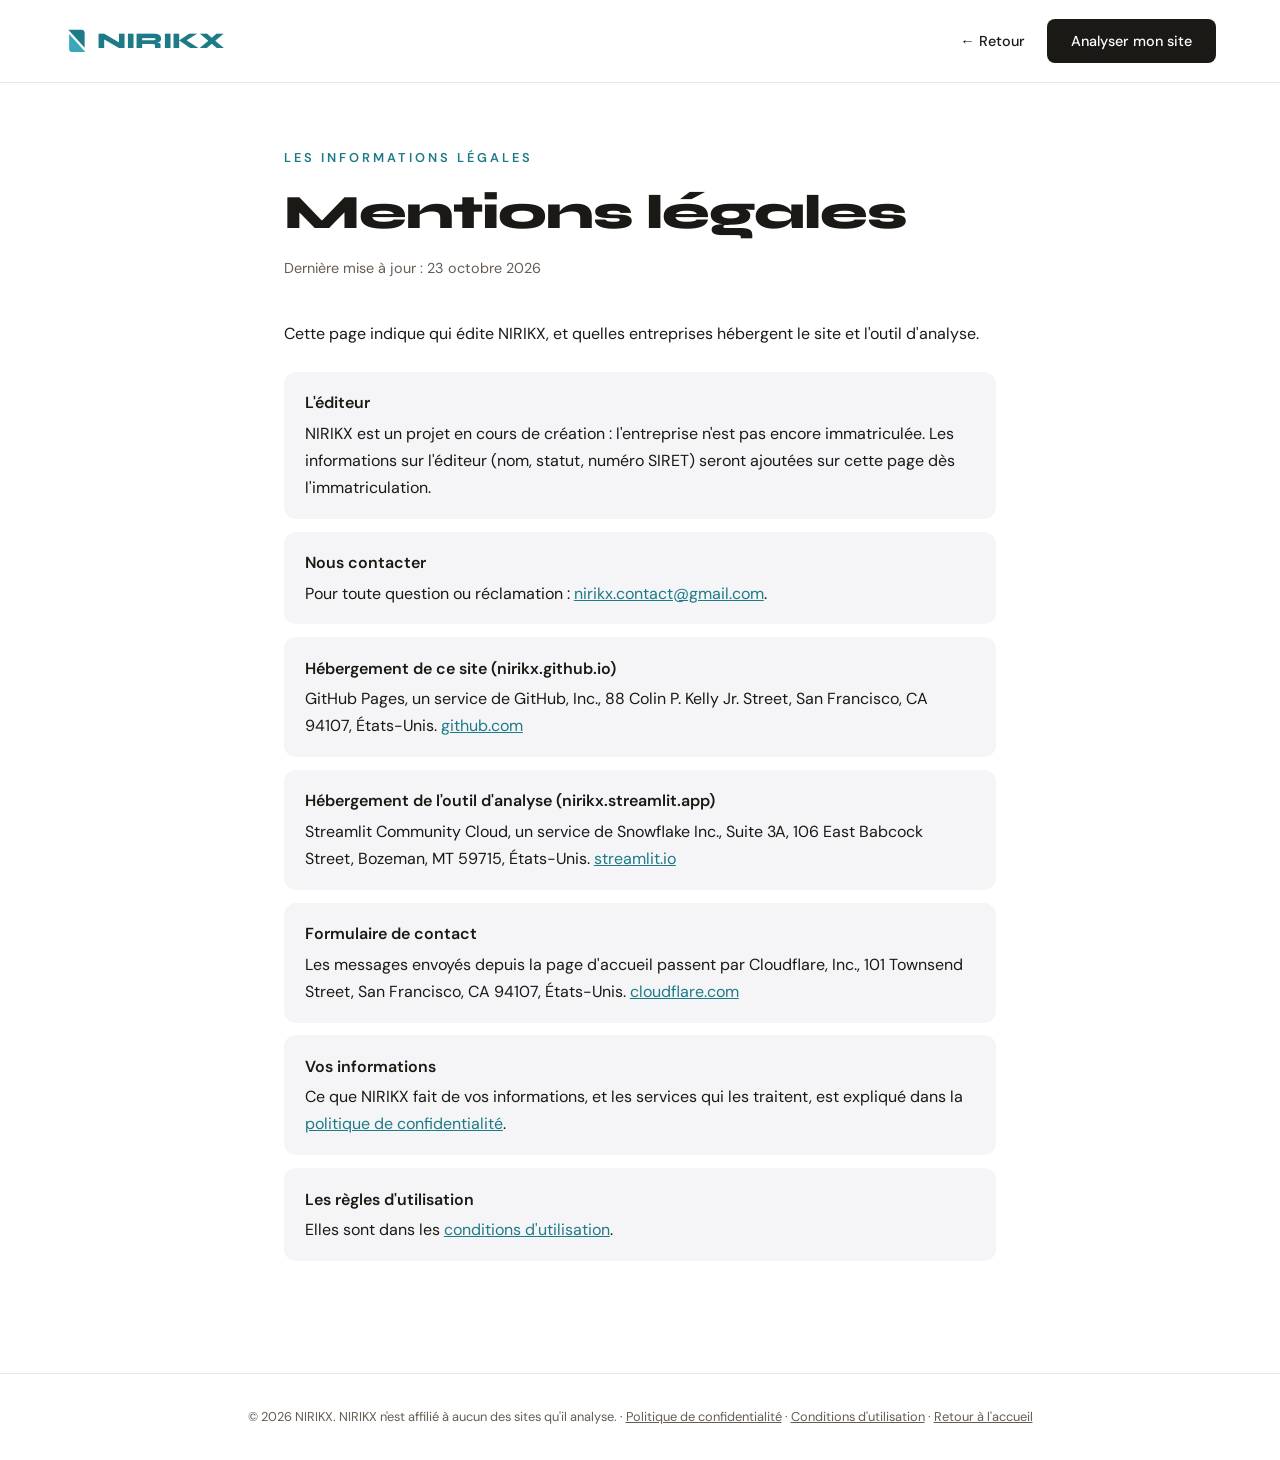
<file: mentions-legales.html>
<!DOCTYPE html>
<html lang="fr">
<head>
<meta charset="UTF-8">
<meta name="viewport" content="width=device-width, initial-scale=1.0">
<title>Mentions légales · NIRIKX</title>
<meta name="description" content="Qui édite NIRIKX et qui héberge le site et l'outil d'analyse.">
<link rel="canonical" href="https://nirikx.github.io/mentions-legales.html">
<link rel="apple-touch-icon" href="apple-touch-icon.png">
<link rel="icon" type="image/svg+xml" href="data:image/svg+xml,%3Csvg%20xmlns='http://www.w3.org/2000/svg'%20viewBox='21.88%2021.88%2056.24%2056.24'%3E%3Cpath%20d='M30%2026%20h30%20a8%208%200%200%201%208%208%20v34%20z'%20fill='%231d7a87'%20transform='translate(0.11%20-2.12)'/%3E%3Cpath%20d='M70%2074%20h-30%20a8%208%200%200%201%20-8%20-8%20v-34%20z'%20fill='%233aa8b8'%20transform='translate(-0.11%202.12)'/%3E%3C/svg%3E">
<style>
  /* Polices hebergees sur le site lui-meme (et non chez Google Fonts). */
  @font-face { font-family:'Syne'; font-style:normal; font-weight:700; font-display:swap; src:url(fonts/syne-latin-700-normal.woff2) format('woff2'); }
  @font-face { font-family:'Syne'; font-style:normal; font-weight:800; font-display:swap; src:url(fonts/syne-latin-800-normal.woff2) format('woff2'); }
  @font-face { font-family:'DM Sans'; font-style:normal; font-weight:400; font-display:swap; src:url(fonts/dm-sans-latin-400-normal.woff2) format('woff2'); }
  @font-face { font-family:'DM Sans'; font-style:normal; font-weight:500; font-display:swap; src:url(fonts/dm-sans-latin-500-normal.woff2) format('woff2'); }
  @font-face { font-family:'DM Sans'; font-style:normal; font-weight:600; font-display:swap; src:url(fonts/dm-sans-latin-600-normal.woff2) format('woff2'); }
  *, *::before, *::after { margin:0; padding:0; box-sizing:border-box; }
  :root { --bg:#ffffff; --band:#f5f5f7; --border:rgba(40,30,20,0.10); --accent:#1d7a87; --text:#1b1915; --muted:#655d55; }
  body { background:var(--bg); color:var(--text); font-family:'DM Sans', sans-serif; line-height:1.7; }
  nav { display:flex; justify-content:space-between; align-items:center; padding:1.2rem 4rem; border-bottom:1px solid var(--border); }
  .logo { font-family:'Syne', sans-serif; font-weight:800; font-size:1.4rem; color:var(--accent); text-decoration:none; display:inline-flex; align-items:center; gap:0.45rem; }
  .logo-symbole { width:1.15em; height:1.15em; flex-shrink:0; }
  nav { position:sticky; top:0; background:var(--bg); z-index:10; }
  .nav-droite { display:flex; align-items:center; gap:1.4rem; }
  .nav-retour { color:var(--text); text-decoration:none; font-weight:500; font-size:0.9rem; white-space:nowrap; }
  .nav-retour:hover { color:var(--accent); }
  .nav-cta { background:var(--text); color:#ffffff; padding:0.6rem 1.5rem; border-radius:8px; font-weight:500; font-size:0.9rem; text-decoration:none; }
  main { max-width:760px; margin:0 auto; padding:4rem 1.5rem 5rem; }
  .label { color:var(--accent); font-size:0.8rem; font-weight:600; letter-spacing:3px; text-transform:uppercase; margin-bottom:1rem; }
  h1 { font-family:'Syne', sans-serif; font-weight:800; font-size:clamp(2rem, 5vw, 3rem); line-height:1.15; letter-spacing:-1px; margin-bottom:1rem; }
  .maj { color:var(--muted); font-size:0.9rem; margin-bottom:2.5rem; }
  p { margin-bottom:1.2rem; }
  ul { list-style:none; margin:1.5rem 0 2rem; }
  li { background:var(--band); border-radius:12px; padding:1.1rem 1.3rem; margin-bottom:0.8rem; }
  li strong { display:block; margin-bottom:0.2rem; }
  a { color:var(--accent); }
  footer { border-top:1px solid var(--border); padding:2rem 1.5rem; text-align:center; color:var(--muted); font-size:0.8rem; }
  footer a { color:var(--muted); }
  /* Petit ecran : le symbole seul, pour que « Retour » et le bouton tiennent sur une ligne. */
  @media (max-width:480px) { .nav-droite { gap:1rem; } .nav-cta { padding:0.55rem 0.9rem; font-size:0.85rem; white-space:nowrap; } .logo { font-size:0; } .logo-symbole { width:28px; height:28px; } }
  @media (max-width:768px) { nav { padding:1rem 1.5rem; } main { padding:3rem 1.25rem 4rem; } }
</style>
</head>
<body>

<nav>
  <a class="logo" href="./"><svg class="logo-symbole" viewBox="20 20 60 60" aria-hidden="true"><path d="M30 26 h30 a8 8 0 0 1 8 8 v34 z" fill="#1d7a87" transform="translate(0.11 -2.12)"/><path d="M70 74 h-30 a8 8 0 0 1 -8 -8 v-34 z" fill="#3aa8b8" transform="translate(-0.11 2.12)"/></svg>NIRIKX</a>
  <div class="nav-droite">
    <a class="nav-retour lien-retour" href="./">← Retour</a>
    <a class="nav-cta" href="./#pricing">Analyser mon site</a>
  </div>
</nav>

<main>
  <div class="label">Les informations légales</div>
  <h1>Mentions légales</h1>
  <p class="maj">Dernière mise à jour&nbsp;: 23 octobre 2026</p>

  <p>Cette page indique qui édite NIRIKX, et quelles entreprises hébergent le site et l'outil d'analyse.</p>

  <ul>
    <li><strong>L'éditeur</strong>NIRIKX est un projet en cours de création&nbsp;: l'entreprise n'est pas encore immatriculée. Les informations sur l'éditeur (nom, statut, numéro SIRET) seront ajoutées sur cette page dès l'immatriculation.</li>
    <li><strong>Nous contacter</strong>Pour toute question ou réclamation&nbsp;: <a href="mailto:nirikx.contact@gmail.com">nirikx.contact@gmail.com</a>.</li>
    <li><strong>Hébergement de ce site (nirikx.github.io)</strong>GitHub Pages, un service de GitHub, Inc., 88 Colin P. Kelly Jr. Street, San Francisco, CA 94107, États-Unis. <a href="https://github.com" target="_blank" rel="noopener">github.com</a></li>
    <li><strong>Hébergement de l'outil d'analyse (nirikx.streamlit.app)</strong>Streamlit Community Cloud, un service de Snowflake Inc., Suite 3A, 106 East Babcock Street, Bozeman, MT 59715, États-Unis. <a href="https://streamlit.io" target="_blank" rel="noopener">streamlit.io</a></li>
    <li><strong>Formulaire de contact</strong>Les messages envoyés depuis la page d'accueil passent par Cloudflare, Inc., 101 Townsend Street, San Francisco, CA 94107, États-Unis. <a href="https://www.cloudflare.com" target="_blank" rel="noopener">cloudflare.com</a></li>
    <li><strong>Vos informations</strong>Ce que NIRIKX fait de vos informations, et les services qui les traitent, est expliqué dans la <a href="confidentialite.html">politique de confidentialité</a>.</li>
    <li><strong>Les règles d'utilisation</strong>Elles sont dans les <a href="cgu.html">conditions d'utilisation</a>.</li>
  </ul>
</main>

<footer>
  © 2026 NIRIKX. NIRIKX n'est affilié à aucun des sites qu'il analyse. · <a href="confidentialite.html">Politique de confidentialité</a> · <a href="cgu.html">Conditions d'utilisation</a> · <a class="lien-retour" href="./">Retour à l'accueil</a>
</footer>

<script>
  // « Retour » : si on vient de la page d'accueil, on y revient comme avec le bouton retour
  // du navigateur, a l'endroit ou l'on etait ; sinon le lien mene a l'accueil.
  (function () {
    var ref = document.referrer, depuisAccueil = false;
    try { var u = new URL(ref); depuisAccueil = u.origin === location.origin && (u.pathname === '/' || u.pathname === '/index.html'); } catch (e) {}
    if (!depuisAccueil || history.length < 2) return;
    document.querySelectorAll('.lien-retour').forEach(function (a) {
      a.addEventListener('click', function (e) { e.preventDefault(); history.back(); });
    });
  })();
</script>
</body>
</html>
</file>
